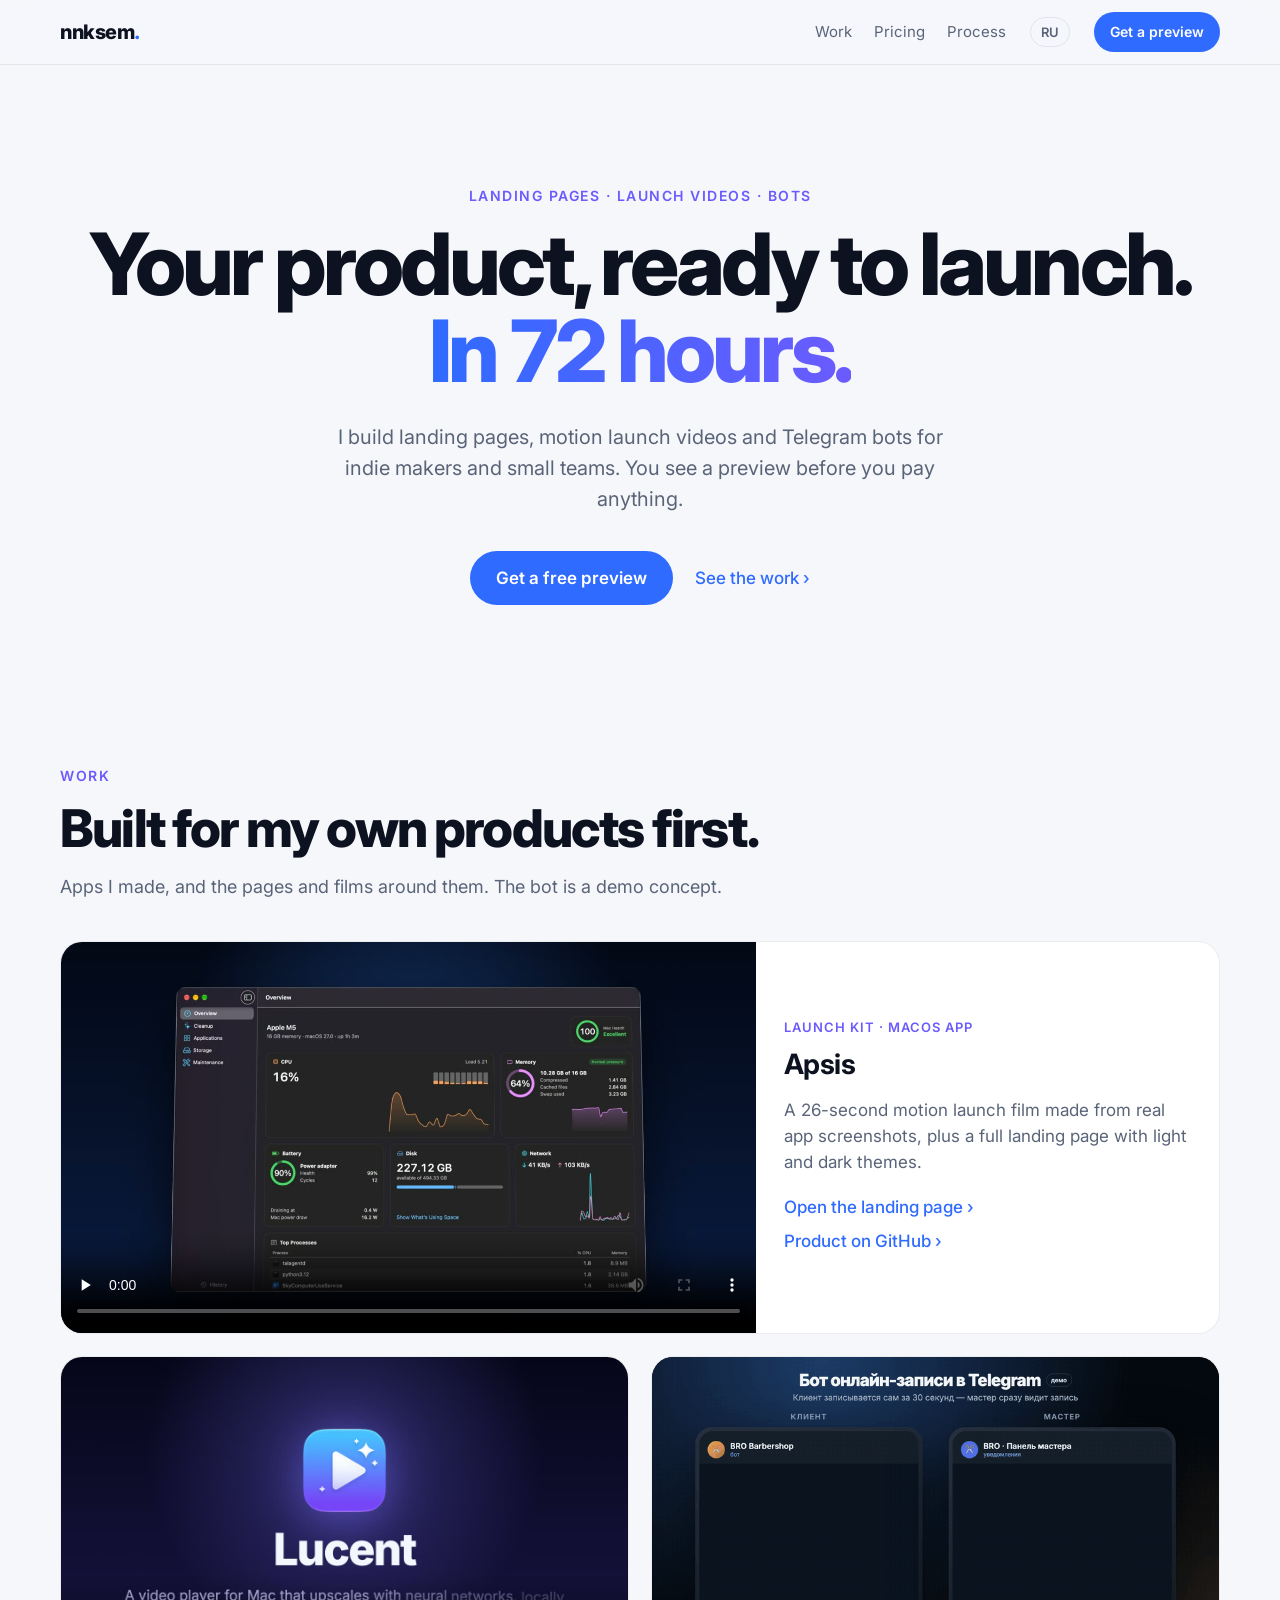
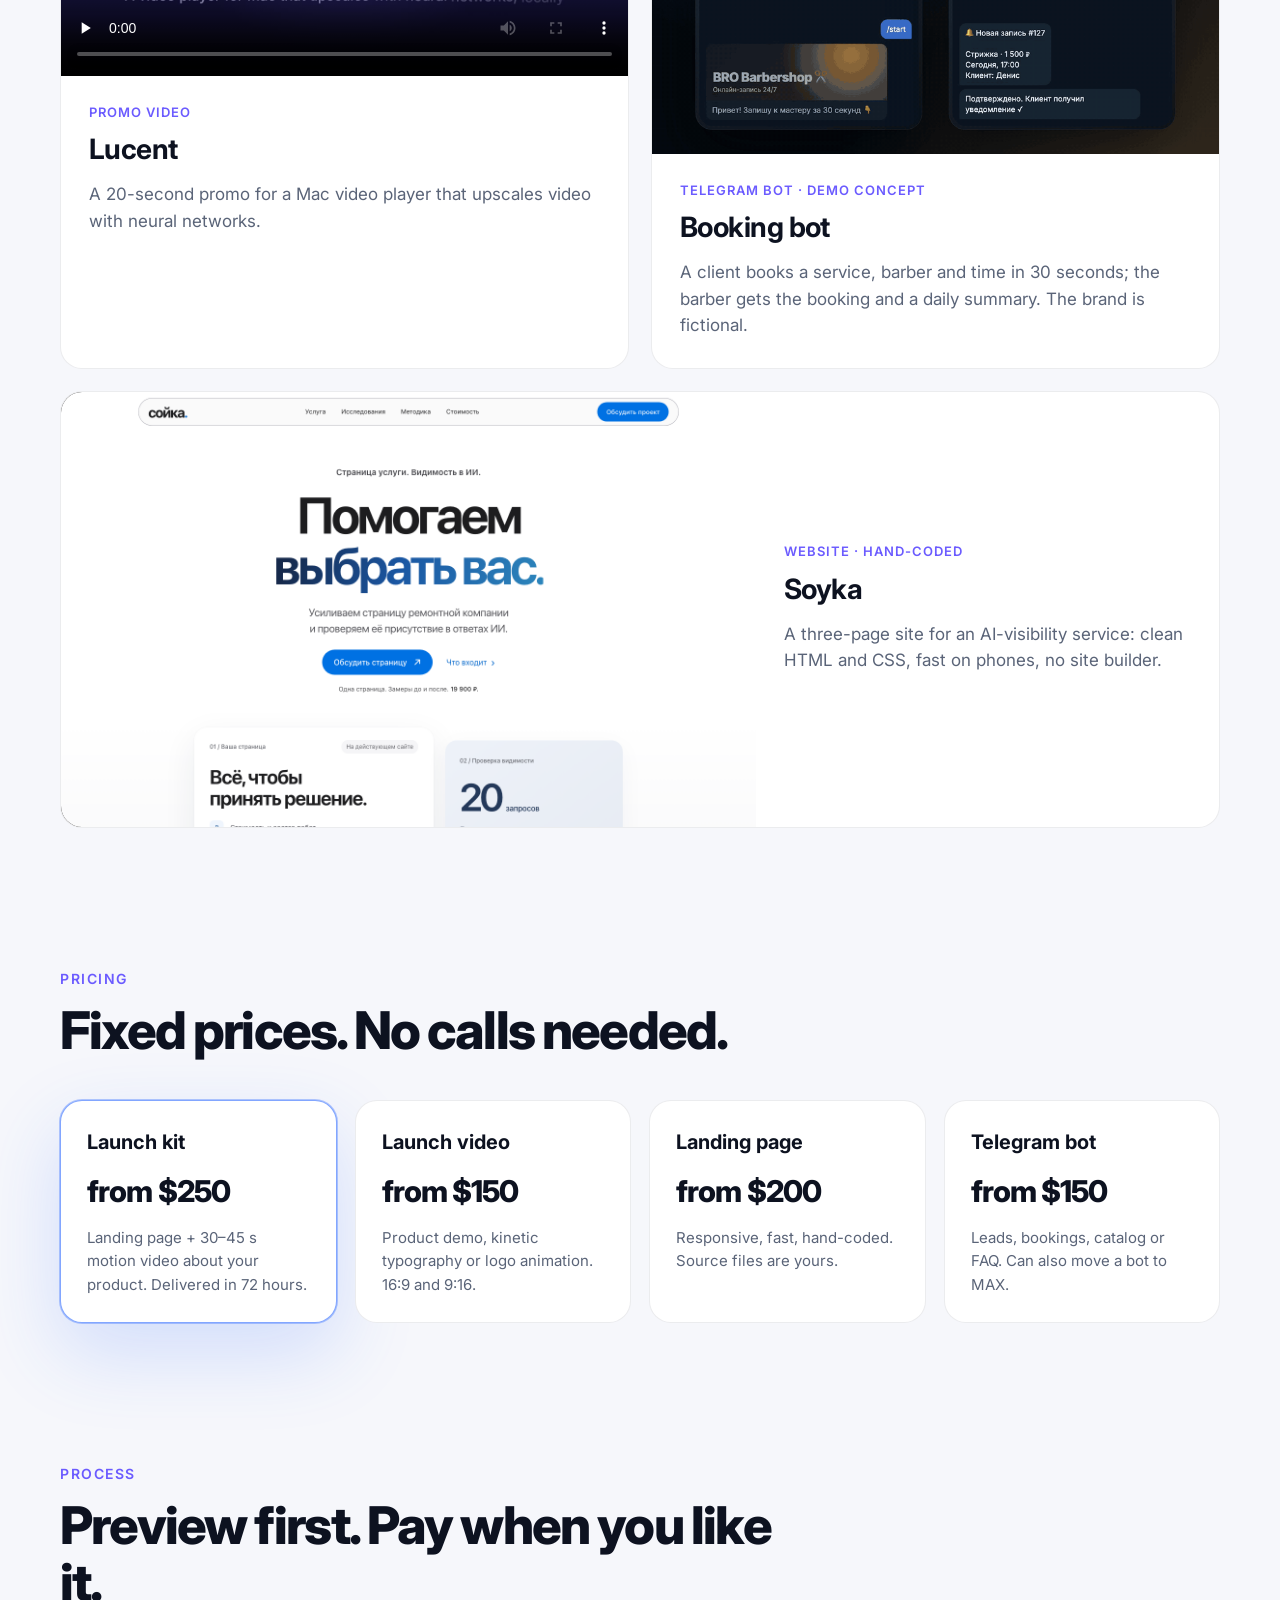
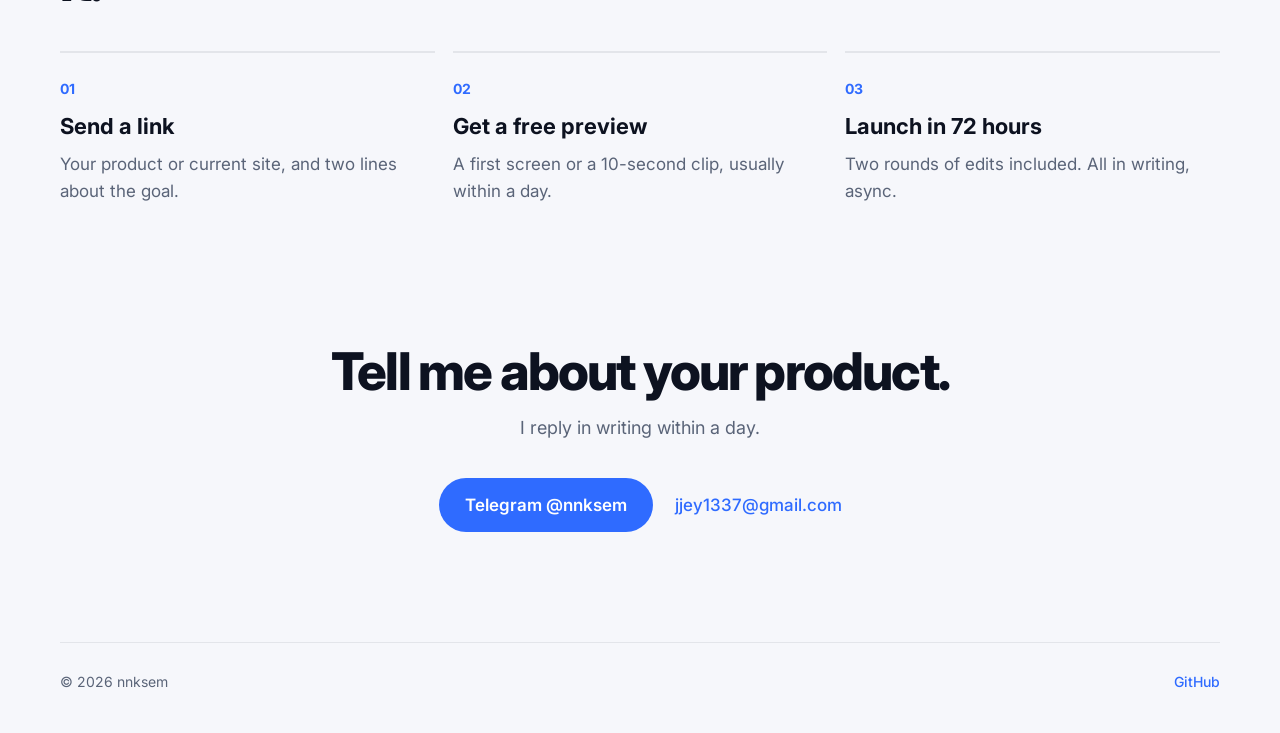
<file: index.html>
<!doctype html>
<html lang="en" data-lang="en">
<head>
  <meta charset="utf-8">
  <meta name="viewport" content="width=device-width, initial-scale=1">
  <title>nnksem — landing pages, launch videos, bots</title>
  <meta name="description" content="Landing pages, motion launch videos and Telegram bots for indie products. Preview before you pay.">
  <link rel="preconnect" href="https://fonts.googleapis.com">
  <link rel="preconnect" href="https://fonts.gstatic.com" crossorigin>
  <link href="https://fonts.googleapis.com/css2?family=Inter:wght@400;500;600;800&display=swap" rel="stylesheet">
  <link rel="stylesheet" href="styles.css">
</head>
<body>
  <header class="nav">
    <div class="wrap nav__row">
      <a class="nav__brand" href="#top">nnksem<span>.</span></a>
      <nav class="nav__links">
        <a href="#work"><span class="en">Work</span><span class="ru">Работы</span></a>
        <a href="#offer"><span class="en">Pricing</span><span class="ru">Цены</span></a>
        <a href="#process"><span class="en">Process</span><span class="ru">Как работаю</span></a>
      </nav>
      <button class="lang" id="lang" type="button" aria-label="Switch language">RU</button>
      <a class="btn btn--small" href="#contact"><span class="en">Get a preview</span><span class="ru">Получить превью</span></a>
    </div>
  </header>

  <main id="top">
    <section class="hero wrap">
      <p class="kicker"><span class="en">Landing pages · Launch videos · Bots</span><span class="ru">Лендинги · Ролики · Боты</span></p>
      <h1>
        <span class="en">Your product, ready to launch.<br><em>In 72 hours.</em></span>
        <span class="ru">Ваш продукт готов к запуску.<br><em>За 72 часа.</em></span>
      </h1>
      <p class="lead">
        <span class="en">I build landing pages, motion launch videos and Telegram bots for indie makers and small teams. You see a preview before you pay anything.</span>
        <span class="ru">Делаю лендинги, анимированные ролики и Telegram-ботов для небольших продуктов и бизнеса. Набросок вы видите до оплаты.</span>
      </p>
      <div class="hero__cta">
        <a class="btn" href="#contact"><span class="en">Get a free preview</span><span class="ru">Получить набросок бесплатно</span></a>
        <a class="link" href="#work"><span class="en">See the work ›</span><span class="ru">Смотреть работы ›</span></a>
      </div>
    </section>

    <section class="section wrap" id="work">
      <div class="section__head">
        <p class="kicker"><span class="en">Work</span><span class="ru">Работы</span></p>
        <h2><span class="en">Built for my own products first.</span><span class="ru">Сначала — для своих продуктов.</span></h2>
        <p class="muted"><span class="en">Apps I made, and the pages and films around them. The bot is a demo concept.</span><span class="ru">Мои приложения и сделанные для них сайты и ролики. Бот — демо-концепт.</span></p>
      </div>

      <div class="grid">
        <article class="card card--wide">
          <div class="card__media">
            <video controls playsinline preload="none" poster="assets/apsis-poster.jpg">
              <source src="assets/apsis-launch.mp4" type="video/mp4">
            </video>
          </div>
          <div class="card__body">
            <p class="tag"><span class="en">Launch kit · macOS app</span><span class="ru">Лендинг + ролик · приложение для macOS</span></p>
            <h3>Apsis</h3>
            <p class="muted"><span class="en">A 26-second motion launch film made from real app screenshots, plus a full landing page with light and dark themes.</span><span class="ru">Ролик к запуску на 26 секунд из настоящих скриншотов приложения и полноценный лендинг со светлой и тёмной темой.</span></p>
            <div class="card__links">
              <a class="link" href="work/apsis/"><span class="en">Open the landing page ›</span><span class="ru">Открыть лендинг ›</span></a>
              <a class="link" href="https://github.com/nnksem/apsis"><span class="en">Product on GitHub ›</span><span class="ru">Продукт на GitHub ›</span></a>
            </div>
          </div>
        </article>

        <article class="card">
          <div class="card__media">
            <video controls playsinline preload="none" poster="assets/lucent-poster.jpg">
              <source src="assets/lucent-promo.mp4" type="video/mp4">
            </video>
          </div>
          <div class="card__body">
            <p class="tag"><span class="en">Promo video</span><span class="ru">Промо-ролик</span></p>
            <h3>Lucent</h3>
            <p class="muted"><span class="en">A 20-second promo for a Mac video player that upscales video with neural networks.</span><span class="ru">20-секундное промо видеоплеера для Mac, который улучшает видео нейросетями.</span></p>
          </div>
        </article>

        <article class="card">
          <div class="card__media">
            <img src="assets/bot-demo.gif" alt="Demo of a Telegram booking bot: a client picks a service, barber and time; the barber gets the booking" loading="lazy">
          </div>
          <div class="card__body">
            <p class="tag"><span class="en">Telegram bot · demo concept</span><span class="ru">Telegram-бот · демо-концепт</span></p>
            <h3><span class="en">Booking bot</span><span class="ru">Бот онлайн-записи</span></h3>
            <p class="muted"><span class="en">A client books a service, barber and time in 30 seconds; the barber gets the booking and a daily summary. The brand is fictional.</span><span class="ru">Клиент сам выбирает услугу, мастера и время за 30 секунд, мастер получает запись и сводку за день. Бренд вымышленный.</span></p>
          </div>
        </article>

        <article class="card card--wide">
          <div class="card__media card__media--shot">
            <img src="assets/soyka.png" alt="Soyka website, desktop" loading="lazy">
          </div>
          <div class="card__body">
            <p class="tag"><span class="en">Website · hand-coded</span><span class="ru">Сайт · без конструктора</span></p>
            <h3><span class="en">Soyka</span><span class="ru">Сойка</span></h3>
            <p class="muted"><span class="en">A three-page site for an AI-visibility service: clean HTML and CSS, fast on phones, no site builder.</span><span class="ru">Три страницы для сервиса проверки видимости в ИИ: чистый HTML и CSS, быстро открывается с телефона, без конструктора.</span></p>
          </div>
        </article>
      </div>
    </section>

    <section class="section wrap" id="offer">
      <div class="section__head">
        <p class="kicker"><span class="en">Pricing</span><span class="ru">Цены</span></p>
        <h2><span class="en">Fixed prices. No calls needed.</span><span class="ru">Фиксированные цены. Без созвонов.</span></h2>
      </div>
      <div class="offers">
        <div class="offer offer--main">
          <h3>Launch kit</h3>
          <p class="price"><span class="en">from $250</span><span class="ru">от 15 000 ₽</span></p>
          <p class="muted"><span class="en">Landing page + 30–45 s motion video about your product. Delivered in 72 hours.</span><span class="ru">Лендинг и ролик на 30–45 секунд о вашем продукте. Готово за 72 часа.</span></p>
        </div>
        <div class="offer">
          <h3><span class="en">Launch video</span><span class="ru">Ролик</span></h3>
          <p class="price"><span class="en">from $150</span><span class="ru">от 1 500 ₽</span></p>
          <p class="muted"><span class="en">Product demo, kinetic typography or logo animation. 16:9 and 9:16.</span><span class="ru">Демо продукта, кинетическая типографика или анимация логотипа. 16:9 и 9:16.</span></p>
        </div>
        <div class="offer">
          <h3><span class="en">Landing page</span><span class="ru">Лендинг</span></h3>
          <p class="price"><span class="en">from $200</span><span class="ru">от 4 000 ₽</span></p>
          <p class="muted"><span class="en">Responsive, fast, hand-coded. Source files are yours.</span><span class="ru">Адаптивный, быстрый, свой код. Исходники ваши.</span></p>
        </div>
        <div class="offer">
          <h3><span class="en">Telegram bot</span><span class="ru">Telegram-бот</span></h3>
          <p class="price"><span class="en">from $150</span><span class="ru">от 3 000 ₽</span></p>
          <p class="muted"><span class="en">Leads, bookings, catalog or FAQ. Can also move a bot to MAX.</span><span class="ru">Заявки, запись, каталог, FAQ. Перенос бота в MAX.</span></p>
        </div>
      </div>
    </section>

    <section class="section wrap" id="process">
      <div class="section__head">
        <p class="kicker"><span class="en">Process</span><span class="ru">Как работаю</span></p>
        <h2><span class="en">Preview first. Pay when you like it.</span><span class="ru">Сначала набросок. Оплата — если нравится.</span></h2>
      </div>
      <ol class="steps">
        <li><b>01</b><h3><span class="en">Send a link</span><span class="ru">Пришлите ссылку</span></h3><p class="muted"><span class="en">Your product or current site, and two lines about the goal.</span><span class="ru">На продукт или текущий сайт и пару строк о задаче.</span></p></li>
        <li><b>02</b><h3><span class="en">Get a free preview</span><span class="ru">Получите набросок</span></h3><p class="muted"><span class="en">A first screen or a 10-second clip, usually within a day.</span><span class="ru">Первый экран или 10 секунд ролика, обычно в течение дня.</span></p></li>
        <li><b>03</b><h3><span class="en">Launch in 72 hours</span><span class="ru">Запуск за 72 часа</span></h3><p class="muted"><span class="en">Two rounds of edits included. All in writing, async.</span><span class="ru">Две правки включены. Всё в переписке.</span></p></li>
      </ol>
    </section>

    <section class="section wrap contact" id="contact">
      <h2><span class="en">Tell me about your product.</span><span class="ru">Расскажите о проекте.</span></h2>
      <p class="muted"><span class="en">I reply in writing within a day.</span><span class="ru">Отвечаю в переписке в течение дня.</span></p>
      <div class="hero__cta">
        <a class="btn" href="https://t.me/nnksem">Telegram @nnksem</a>
        <a class="link" href="mailto:jjey1337@gmail.com">jjey1337@gmail.com</a>
      </div>
    </section>
  </main>

  <footer class="wrap footer">
    <span>© 2026 nnksem</span>
    <a class="link" href="https://github.com/nnksem">GitHub</a>
  </footer>
  <script src="main.js"></script>
</body>
</html>
</file>
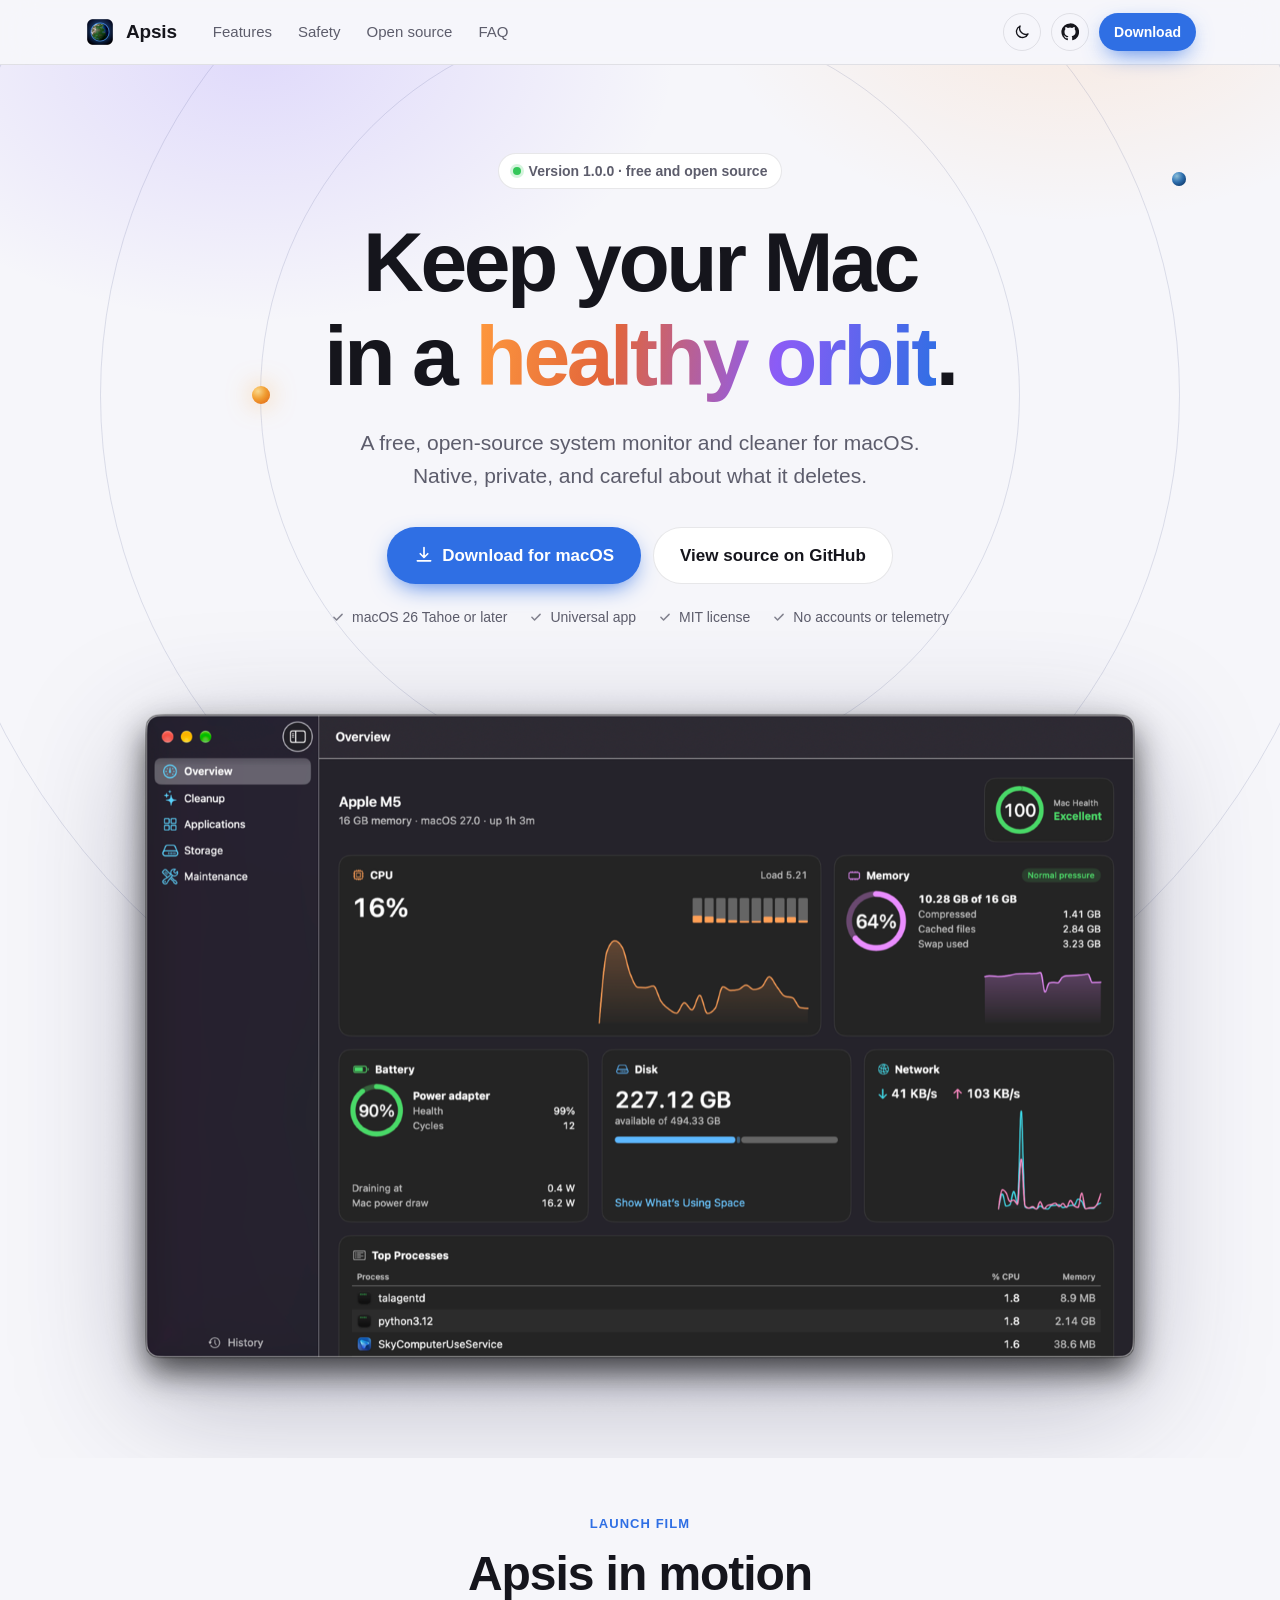
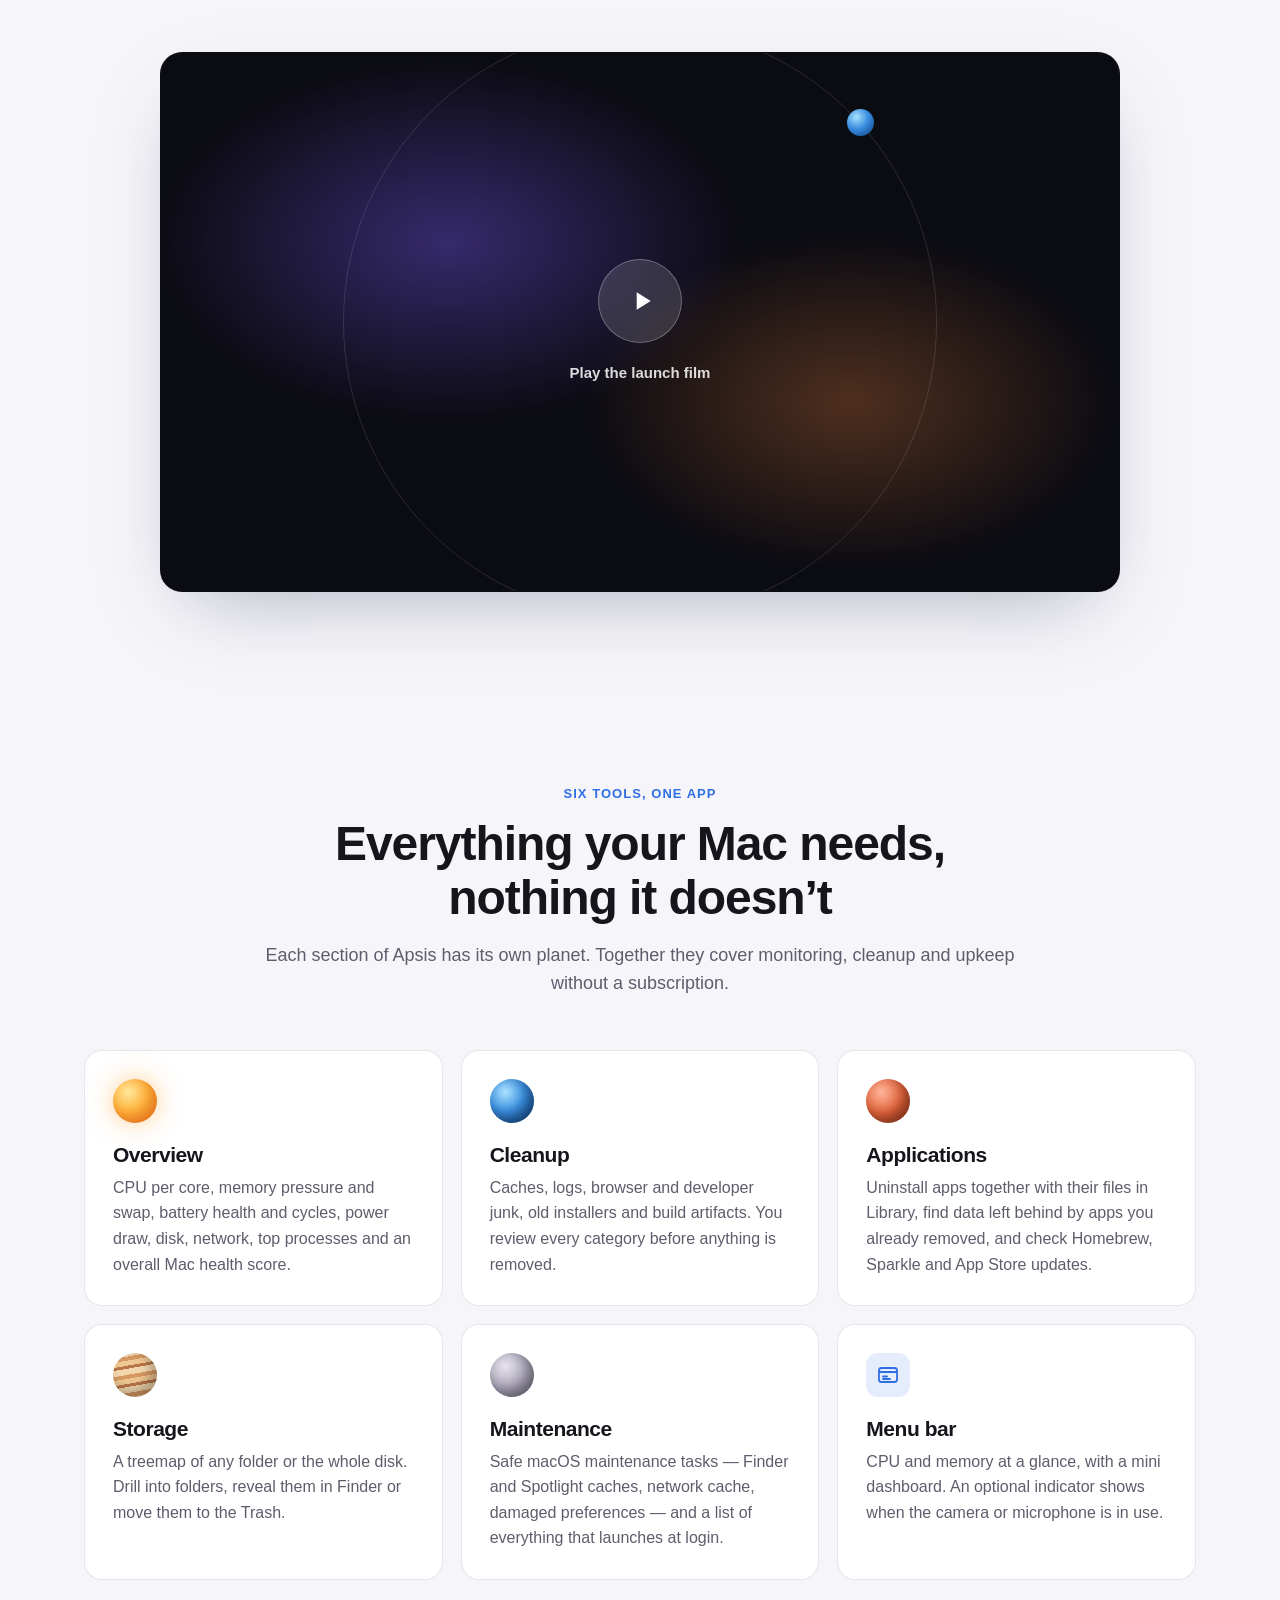
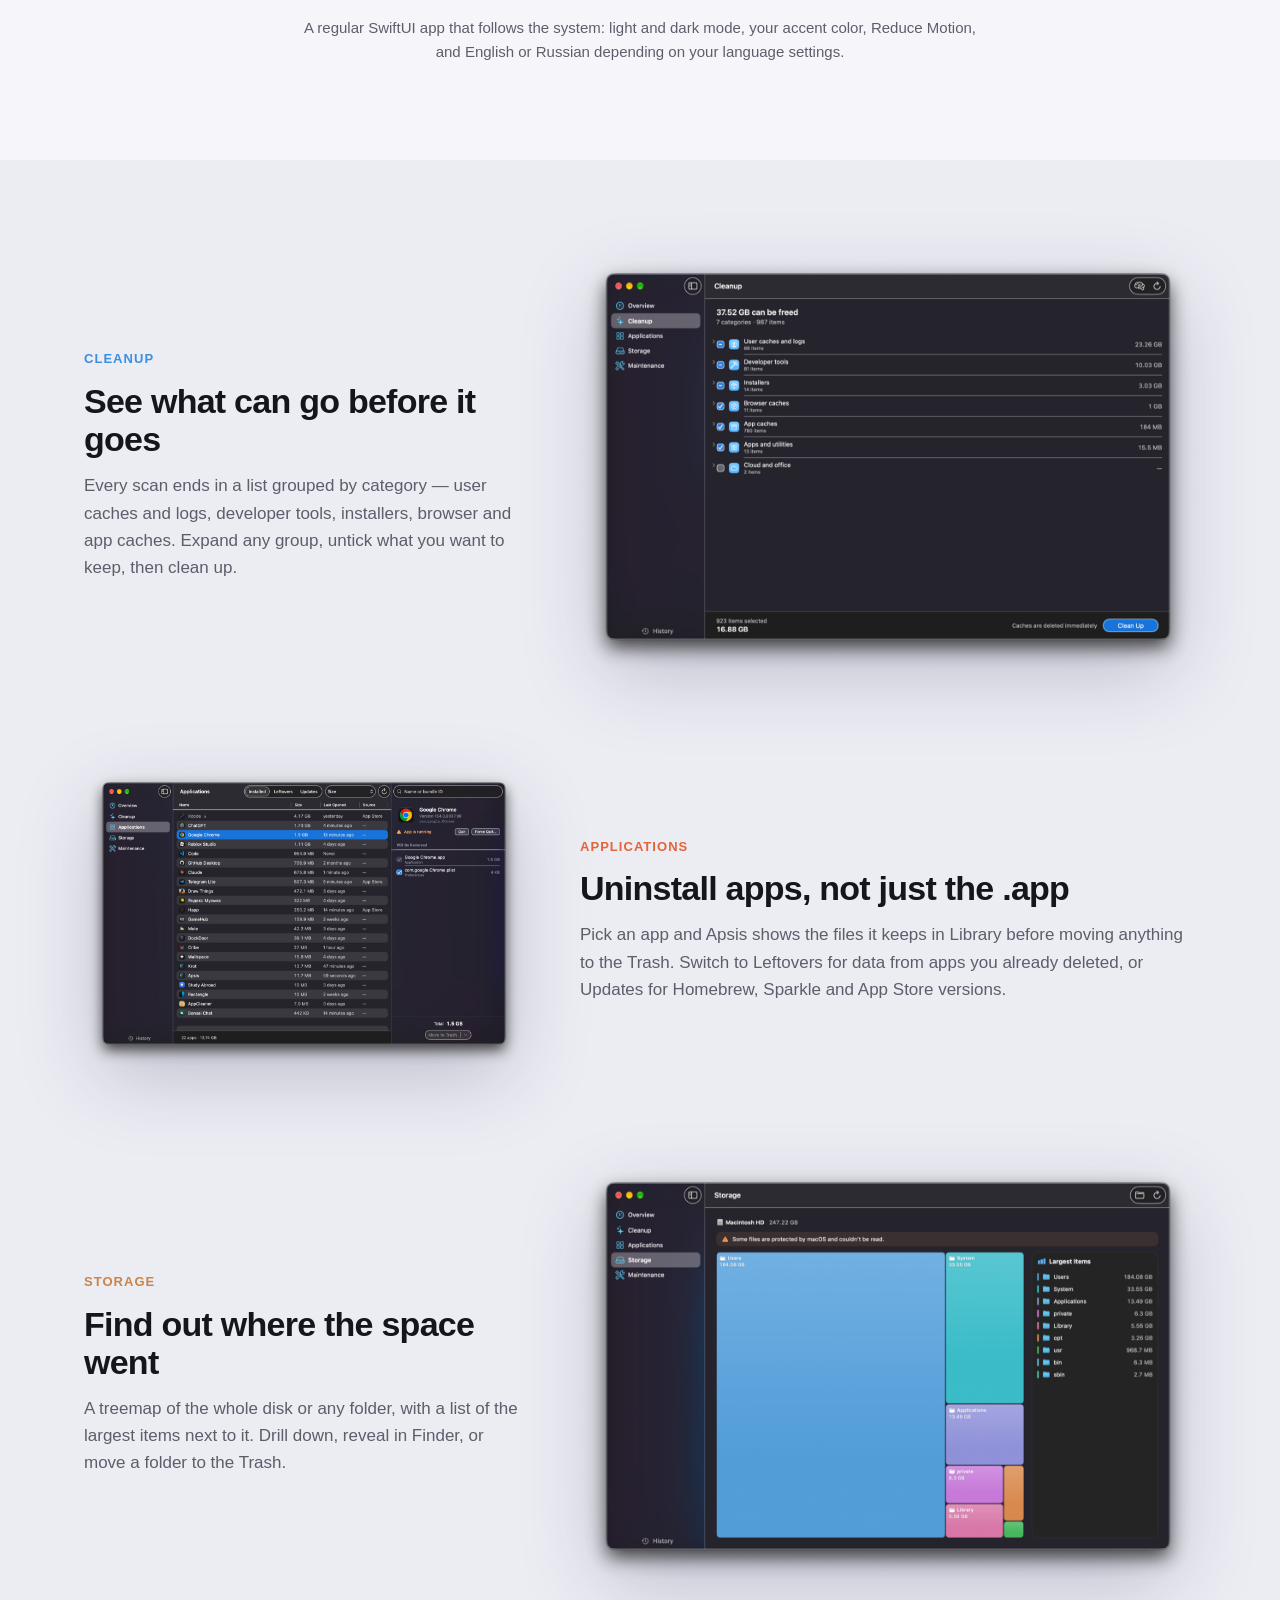
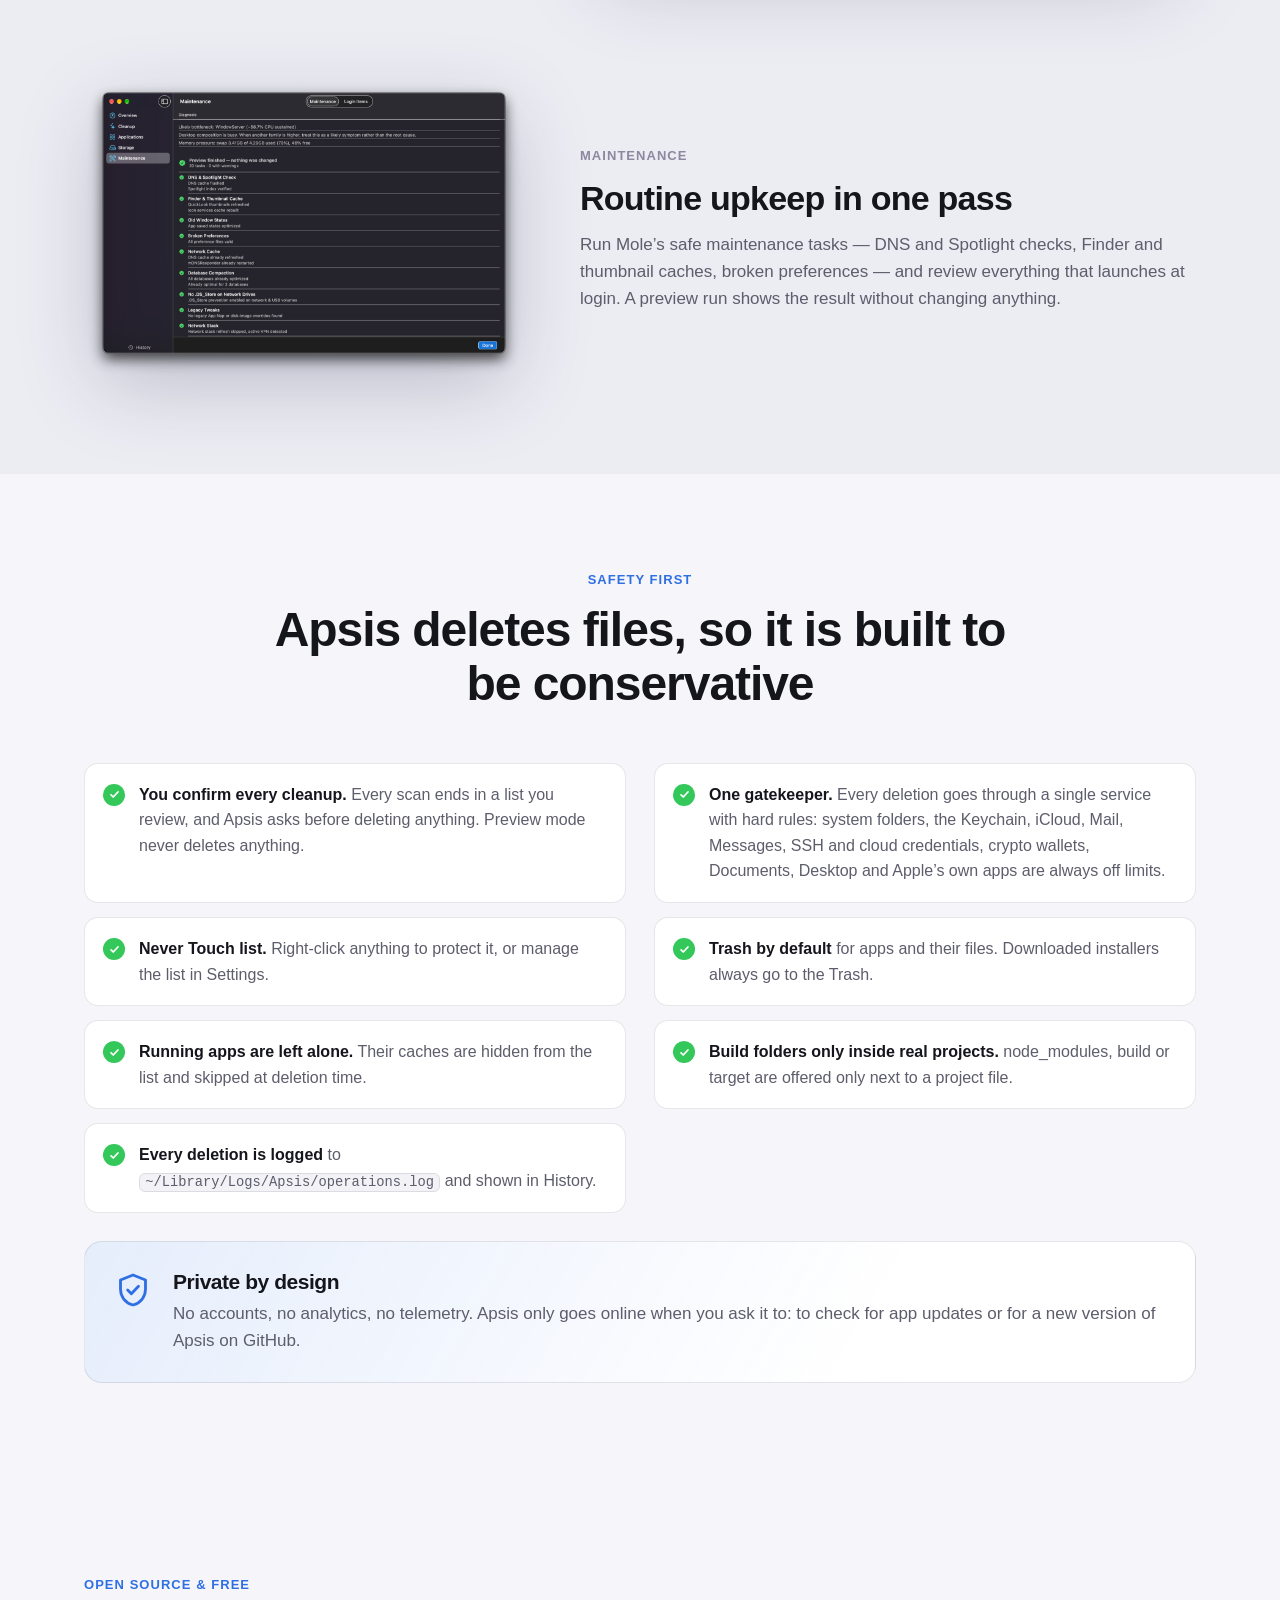
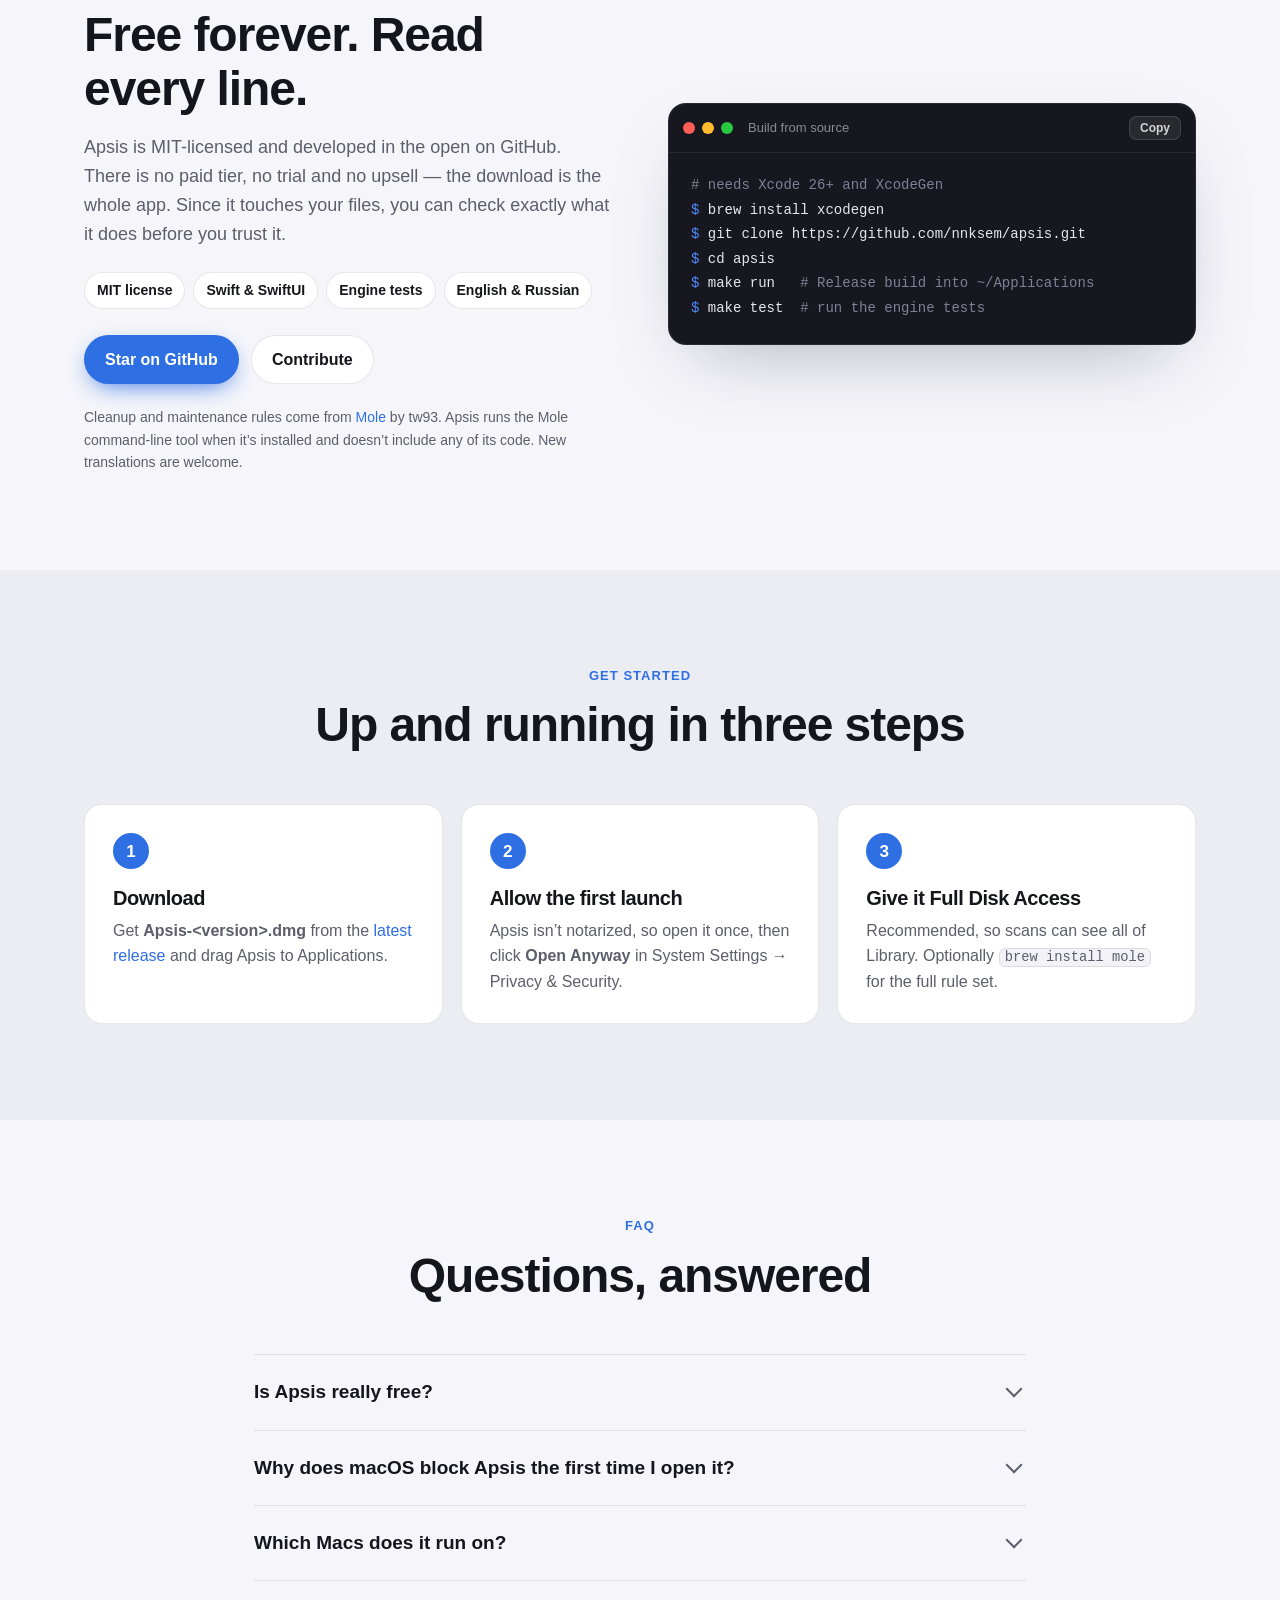
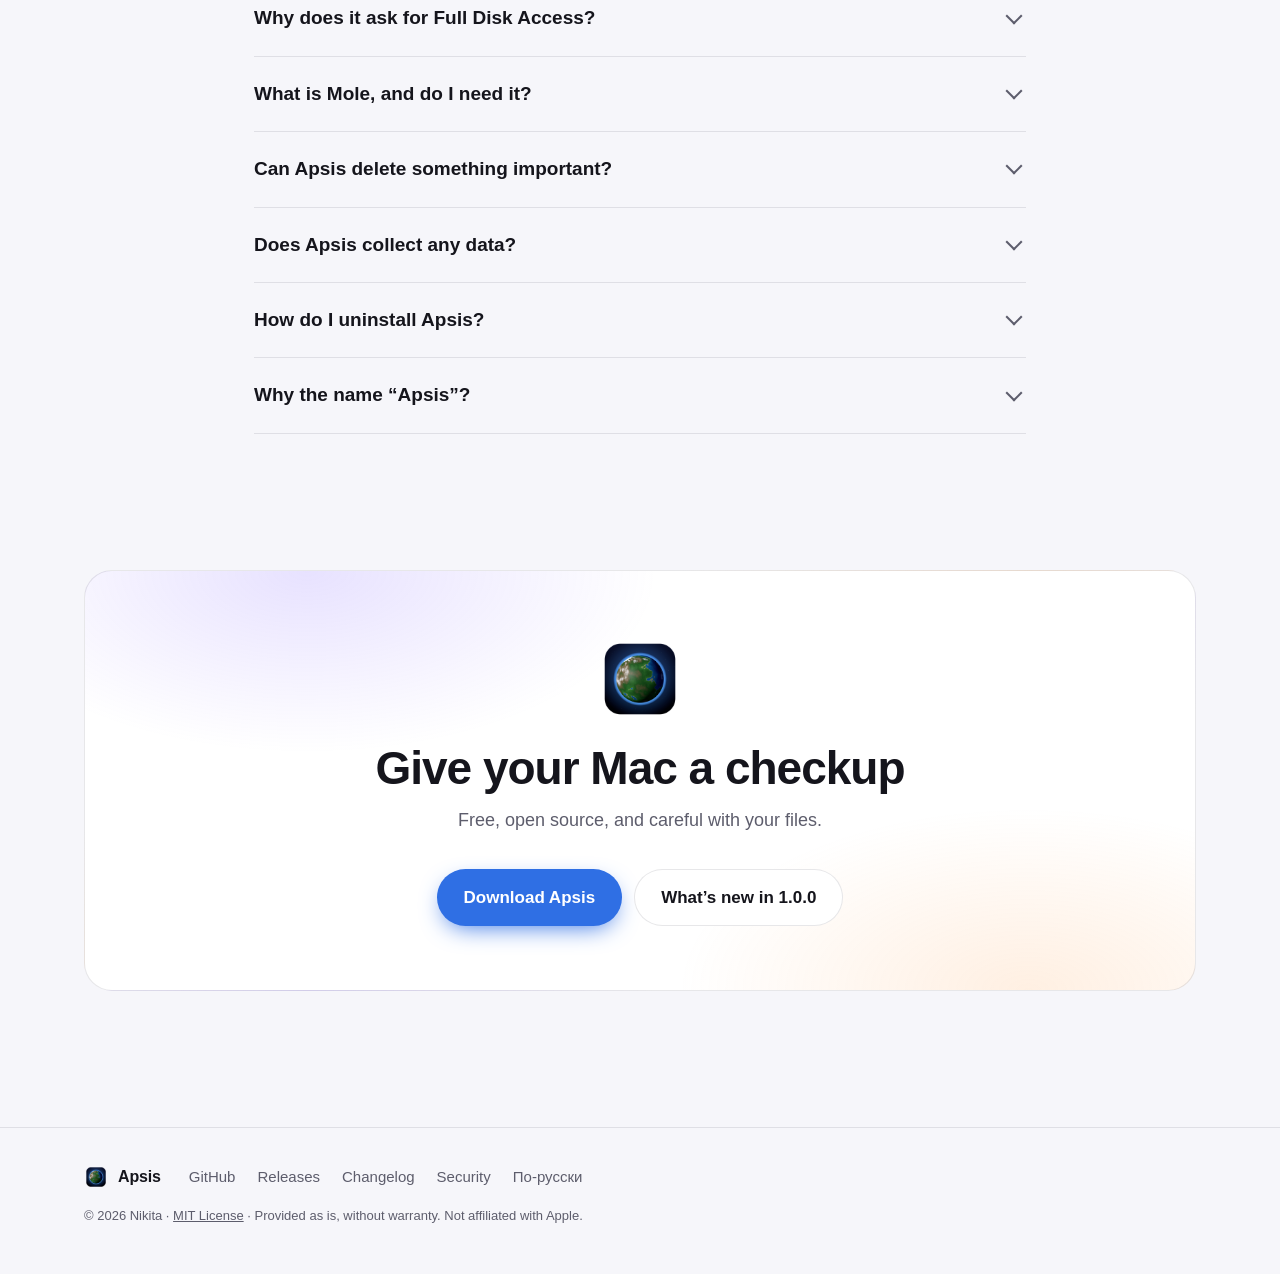
<file: work/apsis/index.html>
<!doctype html>
<html lang="en">
<head>
  <meta charset="utf-8">
  <meta name="viewport" content="width=device-width, initial-scale=1">
  <title>Apsis — free system monitor and cleaner for macOS</title>
  <meta name="description" content="Apsis is a free, open-source system monitor and cleaner for macOS. Native, private, and careful about what it deletes.">
  <meta name="color-scheme" content="light dark">
  <meta property="og:title" content="Apsis — free system monitor and cleaner for macOS">
  <meta property="og:description" content="Native, private, and careful about what it deletes. MIT licensed.">
  <meta property="og:image" content="assets/overview.png">
  <meta property="og:type" content="website">
  <link rel="icon" href="assets/icon.png" type="image/png">
  <link rel="apple-touch-icon" href="assets/icon.png">
  <link rel="stylesheet" href="styles.css">
  <script>
    // Apply the saved theme before first paint to avoid a flash.
    try {
      var t = localStorage.getItem("apsis-theme");
      if (t === "light" || t === "dark") document.documentElement.dataset.theme = t;
    } catch (e) {}
  </script>
</head>
<body>
  <a class="skip" href="#main">Skip to content</a>

  <header class="nav">
    <div class="wrap nav__inner">
      <a class="brand" href="#top" aria-label="Apsis home">
        <img src="assets/icon.png" width="32" height="32" alt="">
        <span>Apsis</span>
      </a>
      <nav class="nav__links" aria-label="Sections">
        <a href="#features">Features</a>
        <a href="#safety">Safety</a>
        <a href="#open-source">Open source</a>
        <a href="#faq">FAQ</a>
      </nav>
      <div class="nav__actions">
        <button class="icon-btn" id="theme-toggle" type="button" aria-label="Switch color theme">
          <svg class="i-sun" viewBox="0 0 24 24" aria-hidden="true"><circle cx="12" cy="12" r="4.2"/><path d="M12 2.5v2.2M12 19.3v2.2M4.6 4.6l1.6 1.6M17.8 17.8l1.6 1.6M2.5 12h2.2M19.3 12h2.2M4.6 19.4l1.6-1.6M17.8 6.2l1.6-1.6"/></svg>
          <svg class="i-moon" viewBox="0 0 24 24" aria-hidden="true"><path d="M20 14.5A8 8 0 0 1 9.5 4a8 8 0 1 0 10.5 10.5Z"/></svg>
        </button>
        <a class="icon-btn" href="https://github.com/nnksem/apsis" aria-label="Apsis on GitHub">
          <svg viewBox="0 0 24 24" aria-hidden="true" class="fill"><path d="M12 .5a11.5 11.5 0 0 0-3.64 22.41c.58.1.79-.25.79-.56v-2c-3.2.7-3.88-1.37-3.88-1.37-.52-1.33-1.28-1.69-1.28-1.69-1.04-.71.08-.7.08-.7 1.16.08 1.77 1.19 1.77 1.19 1.03 1.76 2.7 1.25 3.36.96.1-.75.4-1.25.73-1.54-2.56-.29-5.25-1.28-5.25-5.69 0-1.26.45-2.29 1.19-3.1-.12-.29-.52-1.46.11-3.05 0 0 .97-.31 3.17 1.18a11 11 0 0 1 5.77 0c2.2-1.49 3.17-1.18 3.17-1.18.63 1.59.23 2.76.11 3.05.74.81 1.19 1.84 1.19 3.1 0 4.42-2.7 5.4-5.27 5.68.41.36.78 1.06.78 2.14v3.17c0 .31.21.67.8.56A11.5 11.5 0 0 0 12 .5Z"/></svg>
        </a>
        <a class="btn btn--primary btn--sm" href="https://github.com/nnksem/apsis/releases/latest">Download</a>
      </div>
    </div>
  </header>

  <main id="main">
    <!-- Hero -->
    <section class="hero" id="top">
      <div class="orbits" aria-hidden="true">
        <span class="orbit orbit--1"><i class="planet planet--sun"></i></span>
        <span class="orbit orbit--2"><i class="planet planet--earth"></i></span>
        <span class="orbit orbit--3"><i class="planet planet--mars"></i></span>
      </div>
      <div class="wrap hero__inner">
        <p class="eyebrow"><span class="dot"></span> Version 1.0.0 · free and open source</p>
        <h1>Keep your Mac<br>in a <em>healthy orbit</em>.</h1>
        <p class="lead">A free, open-source system monitor and cleaner for macOS. Native, private, and careful about what it deletes.</p>
        <div class="cta">
          <a class="btn btn--primary btn--lg" href="https://github.com/nnksem/apsis/releases/latest">
            <svg viewBox="0 0 24 24" aria-hidden="true"><path d="M12 3v12m0 0-4.5-4.5M12 15l4.5-4.5M4 19h16"/></svg>
            Download for macOS
          </a>
          <a class="btn btn--ghost btn--lg" href="https://github.com/nnksem/apsis">View source on GitHub</a>
        </div>
        <ul class="meta">
          <li>macOS 26 Tahoe or later</li>
          <li>Universal app</li>
          <li>MIT license</li>
          <li>No accounts or telemetry</li>
        </ul>
      </div>
      <div class="wrap">
        <figure class="hero__shot">
          <img src="assets/overview.png" width="1440" height="978" alt="Apsis Overview window: CPU load, memory pressure, battery health, disk space, network traffic, top processes and a Mac health score.">
        </figure>
      </div>
    </section>

    <!-- Launch film -->
    <section class="section film" aria-labelledby="film-title">
      <div class="wrap">
        <div class="section__head">
          <p class="kicker">Launch film</p>
          <h2 id="film-title">Apsis in motion</h2>
        </div>
        <div class="film__frame" id="film">
          <video id="film-video" playsinline controls preload="none" aria-label="Apsis launch film">
            <source src="launch.mp4" type="video/mp4">
          </video>
          <button class="film__cover" id="film-play" type="button" aria-label="Play the launch film">
            <span class="film__orbit" aria-hidden="true"></span>
            <span class="film__play" aria-hidden="true">
              <svg viewBox="0 0 24 24"><path d="M8 5.5v13l10.5-6.5Z"/></svg>
            </span>
            <span class="film__label" id="film-label">Play the launch film</span>
          </button>
        </div>
      </div>
    </section>

    <!-- Features -->
    <section class="section" id="features" aria-labelledby="features-title">
      <div class="wrap">
        <div class="section__head">
          <p class="kicker">Six tools, one app</p>
          <h2 id="features-title">Everything your Mac needs, nothing it doesn’t</h2>
          <p class="sub">Each section of Apsis has its own planet. Together they cover monitoring, cleanup and upkeep without a subscription.</p>
        </div>
        <div class="grid">
          <article class="card">
            <i class="planet planet--sun" aria-hidden="true"></i>
            <h3>Overview</h3>
            <p>CPU per core, memory pressure and swap, battery health and cycles, power draw, disk, network, top processes and an overall Mac health score.</p>
          </article>
          <article class="card">
            <i class="planet planet--earth" aria-hidden="true"></i>
            <h3>Cleanup</h3>
            <p>Caches, logs, browser and developer junk, old installers and build artifacts. You review every category before anything is removed.</p>
          </article>
          <article class="card">
            <i class="planet planet--mars" aria-hidden="true"></i>
            <h3>Applications</h3>
            <p>Uninstall apps together with their files in Library, find data left behind by apps you already removed, and check Homebrew, Sparkle and App Store updates.</p>
          </article>
          <article class="card">
            <i class="planet planet--jupiter" aria-hidden="true"></i>
            <h3>Storage</h3>
            <p>A treemap of any folder or the whole disk. Drill into folders, reveal them in Finder or move them to the Trash.</p>
          </article>
          <article class="card">
            <i class="planet planet--mercury" aria-hidden="true"></i>
            <h3>Maintenance</h3>
            <p>Safe macOS maintenance tasks — Finder and Spotlight caches, network cache, damaged preferences — and a list of everything that launches at login.</p>
          </article>
          <article class="card">
            <span class="menubar-glyph" aria-hidden="true">
              <svg viewBox="0 0 24 24"><rect x="3" y="5" width="18" height="14" rx="2.5"/><path d="M3 9h18M7 13.5h4M7 16h7"/></svg>
            </span>
            <h3>Menu bar</h3>
            <p>CPU and memory at a glance, with a mini dashboard. An optional indicator shows when the camera or microphone is in use.</p>
          </article>
        </div>
        <p class="native-note">A regular SwiftUI app that follows the system: light and dark mode, your accent color, Reduce Motion, and English or Russian depending on your language settings.</p>
      </div>
    </section>

    <!-- Showcase -->
    <section class="section showcase" aria-label="Screenshots">
      <div class="wrap">
        <div class="row">
          <div class="row__text">
            <p class="kicker kicker--earth">Cleanup</p>
            <h3>See what can go before it goes</h3>
            <p>Every scan ends in a list grouped by category — user caches and logs, developer tools, installers, browser and app caches. Expand any group, untick what you want to keep, then clean up.</p>
          </div>
          <figure class="row__shot"><img src="assets/cleanup.png" width="1440" height="978" loading="lazy" alt="Cleanup screen listing junk categories with item counts and sizes, each with a checkbox, and a Clean Up button."></figure>
        </div>
        <div class="row row--flip">
          <div class="row__text">
            <p class="kicker kicker--mars">Applications</p>
            <h3>Uninstall apps, not just the .app</h3>
            <p>Pick an app and Apsis shows the files it keeps in Library before moving anything to the Trash. Switch to Leftovers for data from apps you already deleted, or Updates for Homebrew, Sparkle and App Store versions.</p>
          </div>
          <figure class="row__shot"><img src="assets/applications.png" width="1440" height="978" loading="lazy" alt="Applications screen with installed apps sorted by size and a side panel listing the files that will be removed with the selected app."></figure>
        </div>
        <div class="row">
          <div class="row__text">
            <p class="kicker kicker--jupiter">Storage</p>
            <h3>Find out where the space went</h3>
            <p>A treemap of the whole disk or any folder, with a list of the largest items next to it. Drill down, reveal in Finder, or move a folder to the Trash.</p>
          </div>
          <figure class="row__shot"><img src="assets/storage.png" width="1440" height="978" loading="lazy" alt="Storage screen showing a colored treemap of the startup disk and a Largest Items list."></figure>
        </div>
        <div class="row row--flip">
          <div class="row__text">
            <p class="kicker kicker--mercury">Maintenance</p>
            <h3>Routine upkeep in one pass</h3>
            <p>Run Mole’s safe maintenance tasks — DNS and Spotlight checks, Finder and thumbnail caches, broken preferences — and review everything that launches at login. A preview run shows the result without changing anything.</p>
          </div>
          <figure class="row__shot"><img src="assets/maintenance.png" width="1440" height="978" loading="lazy" alt="Maintenance screen after a preview run: a diagnosis summary and a list of completed tasks, with the note that nothing was changed."></figure>
        </div>
      </div>
    </section>

    <!-- Safety -->
    <section class="section safety" id="safety" aria-labelledby="safety-title">
      <div class="wrap">
        <div class="section__head">
          <p class="kicker">Safety first</p>
          <h2 id="safety-title">Apsis deletes files, so it is built to be conservative</h2>
        </div>
        <ul class="checks">
          <li><strong>You confirm every cleanup.</strong> Every scan ends in a list you review, and Apsis asks before deleting anything. Preview mode never deletes anything.</li>
          <li><strong>One gatekeeper.</strong> Every deletion goes through a single service with hard rules: system folders, the Keychain, iCloud, Mail, Messages, SSH and cloud credentials, crypto wallets, Documents, Desktop and Apple’s own apps are always off limits.</li>
          <li><strong>Never Touch list.</strong> Right-click anything to protect it, or manage the list in Settings.</li>
          <li><strong>Trash by default</strong> for apps and their files. Downloaded installers always go to the Trash.</li>
          <li><strong>Running apps are left alone.</strong> Their caches are hidden from the list and skipped at deletion time.</li>
          <li><strong>Build folders only inside real projects.</strong> node_modules, build or target are offered only next to a project file.</li>
          <li><strong>Every deletion is logged</strong> to <code>~/Library/Logs/Apsis/operations.log</code> and shown in History.</li>
        </ul>
        <div class="privacy">
          <svg viewBox="0 0 24 24" aria-hidden="true"><path d="M12 3 4.5 6v5.5c0 4.6 3.1 8.4 7.5 9.5 4.4-1.1 7.5-4.9 7.5-9.5V6Z"/><path d="m8.8 12 2.2 2.2 4.3-4.4"/></svg>
          <div>
            <h3>Private by design</h3>
            <p>No accounts, no analytics, no telemetry. Apsis only goes online when you ask it to: to check for app updates or for a new version of Apsis on GitHub.</p>
          </div>
        </div>
      </div>
    </section>

    <!-- Open source -->
    <section class="section" id="open-source" aria-labelledby="oss-title">
      <div class="wrap">
        <div class="oss">
          <div class="oss__text">
            <p class="kicker">Open source &amp; free</p>
            <h2 id="oss-title">Free forever. Read every line.</h2>
            <p>Apsis is MIT-licensed and developed in the open on GitHub. There is no paid tier, no trial and no upsell — the download is the whole app. Since it touches your files, you can check exactly what it does before you trust it.</p>
            <ul class="pills">
              <li>MIT license</li>
              <li>Swift &amp; SwiftUI</li>
              <li>Engine tests</li>
              <li>English &amp; Russian</li>
            </ul>
            <div class="cta cta--left">
              <a class="btn btn--primary" href="https://github.com/nnksem/apsis">Star on GitHub</a>
              <a class="btn btn--ghost" href="https://github.com/nnksem/apsis/blob/main/CONTRIBUTING.md">Contribute</a>
            </div>
            <p class="small">Cleanup and maintenance rules come from <a href="https://github.com/tw93/Mole">Mole</a> by tw93. Apsis runs the Mole command-line tool when it’s installed and doesn’t include any of its code. New translations are welcome.</p>
          </div>
          <div class="terminal" role="group" aria-label="Build Apsis from source">
            <div class="terminal__bar">
              <span></span><span></span><span></span>
              <em>Build from source</em>
              <button class="copy" type="button" data-copy="brew install xcodegen&#10;git clone https://github.com/nnksem/apsis.git&#10;cd apsis&#10;make run">Copy</button>
            </div>
<pre><code><span class="c"># needs Xcode 26+ and XcodeGen</span>
<span class="p">$</span> brew install xcodegen
<span class="p">$</span> git clone https://github.com/nnksem/apsis.git
<span class="p">$</span> cd apsis
<span class="p">$</span> make run   <span class="c"># Release build into ~/Applications</span>
<span class="p">$</span> make test  <span class="c"># run the engine tests</span></code></pre>
          </div>
        </div>
      </div>
    </section>

    <!-- Install -->
    <section class="section install" aria-labelledby="install-title">
      <div class="wrap">
        <div class="section__head">
          <p class="kicker">Get started</p>
          <h2 id="install-title">Up and running in three steps</h2>
        </div>
        <ol class="steps">
          <li>
            <h3>Download</h3>
            <p>Get <strong>Apsis-&lt;version&gt;.dmg</strong> from the <a href="https://github.com/nnksem/apsis/releases/latest">latest release</a> and drag Apsis to Applications.</p>
          </li>
          <li>
            <h3>Allow the first launch</h3>
            <p>Apsis isn’t notarized, so open it once, then click <strong>Open Anyway</strong> in System Settings → Privacy &amp; Security.</p>
          </li>
          <li>
            <h3>Give it Full Disk Access</h3>
            <p>Recommended, so scans can see all of Library. Optionally <code>brew install mole</code> for the full rule set.</p>
          </li>
        </ol>
      </div>
    </section>

    <!-- FAQ -->
    <section class="section" id="faq" aria-labelledby="faq-title">
      <div class="wrap wrap--narrow">
        <div class="section__head">
          <p class="kicker">FAQ</p>
          <h2 id="faq-title">Questions, answered</h2>
        </div>
        <div class="faq">
          <details>
            <summary>Is Apsis really free?</summary>
            <p>Yes. Apsis is free and open source under the MIT license. There are no paid features, subscriptions or ads.</p>
          </details>
          <details>
            <summary>Why does macOS block Apsis the first time I open it?</summary>
            <p>Notarization by Apple requires a paid developer account, so Apsis is signed ad hoc. Open it once, then go to System Settings → Privacy &amp; Security and click <strong>Open Anyway</strong>. Or run <code>xattr -dr com.apple.quarantine /Applications/Apsis.app</code>.</p>
          </details>
          <details>
            <summary>Which Macs does it run on?</summary>
            <p>Apsis requires macOS 26 Tahoe or later. It’s tested on macOS 27 with Apple silicon. The download is a universal app, but Intel Macs are untested.</p>
          </details>
          <details>
            <summary>Why does it ask for Full Disk Access?</summary>
            <p>Without it, macOS hides parts of Library from scans. Because Apsis is signed ad hoc, macOS treats each update as a new app — after updating, switch Full Disk Access for Apsis off and on again.</p>
          </details>
          <details>
            <summary>What is Mole, and do I need it?</summary>
            <p><a href="https://github.com/tw93/Mole">Mole</a> is an open-source command-line cleaner by tw93. It’s optional: without it, Cleanup uses Apsis’s built-in rules and Maintenance is unavailable. With <code>brew install mole</code> you get the full set of cleanup and maintenance rules.</p>
          </details>
          <details>
            <summary>Can Apsis delete something important?</summary>
            <p>It’s built to avoid that: you review every list, protected locations are always off limits, apps go to the Trash by default, and Preview mode never deletes anything. Still, it’s software that deletes files — keep backups and read the list before you click Clean Up.</p>
          </details>
          <details>
            <summary>Does Apsis collect any data?</summary>
            <p>No. There are no accounts, analytics or telemetry. It only goes online when you check for updates.</p>
          </details>
          <details>
            <summary>How do I uninstall Apsis?</summary>
            <p>Turn off Open at login in Settings, quit Apsis from the menu bar and move it to the Trash. Then remove <code>~/Library/Application Support/Apsis</code>, <code>~/Library/Logs/Apsis</code>, <code>~/Library/Caches/io.github.nnksem.apsis</code> and <code>~/Library/Preferences/io.github.nnksem.apsis.plist</code>.</p>
          </details>
          <details>
            <summary>Why the name “Apsis”?</summary>
            <p>An apsis is the point of an orbit nearest to or farthest from the body it circles. Each section of the app has its own planet: the Sun for Overview, Earth for Cleanup, Mars for Applications, Jupiter for Storage and Mercury for Maintenance.</p>
          </details>
        </div>
      </div>
    </section>

    <!-- Final CTA -->
    <section class="section final">
      <div class="wrap">
        <div class="final__card">
          <img src="assets/icon.png" width="88" height="88" alt="" loading="lazy">
          <h2>Give your Mac a checkup</h2>
          <p>Free, open source, and careful with your files.</p>
          <div class="cta">
            <a class="btn btn--primary btn--lg" href="https://github.com/nnksem/apsis/releases/latest">Download Apsis</a>
            <a class="btn btn--ghost btn--lg" href="https://github.com/nnksem/apsis/blob/main/CHANGELOG.md">What’s new in 1.0.0</a>
          </div>
        </div>
      </div>
    </section>
  </main>

  <footer class="footer">
    <div class="wrap footer__inner">
      <div class="brand brand--small">
        <img src="assets/icon.png" width="24" height="24" alt="">
        <span>Apsis</span>
      </div>
      <nav class="footer__links" aria-label="Footer">
        <a href="https://github.com/nnksem/apsis">GitHub</a>
        <a href="https://github.com/nnksem/apsis/releases">Releases</a>
        <a href="https://github.com/nnksem/apsis/blob/main/CHANGELOG.md">Changelog</a>
        <a href="https://github.com/nnksem/apsis/blob/main/SECURITY.md">Security</a>
        <a href="https://github.com/nnksem/apsis/blob/main/README.ru.md" hreflang="ru">По-русски</a>
      </nav>
      <p class="footer__legal">© 2026 Nikita · <a href="https://github.com/nnksem/apsis/blob/main/LICENSE">MIT License</a> · Provided as is, without warranty. Not affiliated with Apple.</p>
    </div>
  </footer>

  <script src="main.js"></script>
</body>
</html>
</file>
<file: styles.css>
:root {
  --bg: #07090f;
  --surface: #10141d;
  --line: rgba(255, 255, 255, 0.08);
  --text: #f3f5fa;
  --muted: #98a2b8;
  --accent: #5b8cff;
  --accent-2: #9d8cff;
  --radius: 22px;
  color-scheme: dark;
}

@media (prefers-color-scheme: light) {
  :root {
    --bg: #f6f7fb;
    --surface: #ffffff;
    --line: rgba(10, 20, 40, 0.08);
    --text: #0d1220;
    --muted: #5a6478;
    --accent: #2f6bff;
    --accent-2: #6b5bff;
    color-scheme: light;
  }
}

* { box-sizing: border-box; }
html { scroll-behavior: smooth; }
body {
  margin: 0;
  background: var(--bg);
  color: var(--text);
  font: 17px/1.55 Inter, system-ui, -apple-system, sans-serif;
  -webkit-font-smoothing: antialiased;
}
a { color: inherit; text-decoration: none; }
img, video { display: block; width: 100%; }

html[data-lang="en"] .ru, html[data-lang="ru"] .en { display: none; }

.wrap { width: min(1160px, 100% - 32px); margin-inline: auto; }

.nav {
  position: sticky; top: 0; z-index: 10;
  background: color-mix(in srgb, var(--bg) 72%, transparent);
  backdrop-filter: saturate(160%) blur(18px);
  -webkit-backdrop-filter: saturate(160%) blur(18px);
  border-bottom: 1px solid var(--line);
}
.nav__row { display: flex; align-items: center; gap: 24px; height: 64px; }
.nav__brand { font-weight: 800; font-size: 20px; letter-spacing: -0.5px; }
.nav__brand span { color: var(--accent); }
.nav__links { display: flex; gap: 22px; margin-left: auto; font-size: 15px; color: var(--muted); }
.nav__links a:hover { color: var(--text); }
.lang {
  font: 600 13px Inter, sans-serif; color: var(--muted); background: none;
  border: 1px solid var(--line); border-radius: 999px; padding: 6px 10px; cursor: pointer;
}

.btn {
  display: inline-flex; align-items: center; justify-content: center;
  padding: 14px 26px; border-radius: 999px; font-weight: 600;
  background: var(--accent); color: #fff;
  transition: transform .2s ease, filter .2s ease;
}
.btn:hover { transform: translateY(-1px); filter: brightness(1.08); }
.btn--small { padding: 9px 16px; font-size: 14px; }
.link { color: var(--accent); font-weight: 500; }
.link:hover { text-decoration: underline; }

.kicker { margin: 0 0 14px; font-size: 14px; font-weight: 600; letter-spacing: 1.5px; text-transform: uppercase; color: var(--accent-2); }
.muted { color: var(--muted); }

.hero { padding: 120px 0 90px; text-align: center; }
.hero h1 { margin: 0; font-size: clamp(42px, 7vw, 86px); line-height: 1.02; letter-spacing: -0.045em; font-weight: 800; }
.hero h1 em {
  font-style: normal;
  background: linear-gradient(90deg, var(--accent), var(--accent-2));
  -webkit-background-clip: text; background-clip: text; color: transparent;
}
.lead { max-width: 640px; margin: 26px auto 0; font-size: 20px; color: var(--muted); }
.hero__cta { display: flex; gap: 22px; justify-content: center; align-items: center; flex-wrap: wrap; margin-top: 36px; }

.section { padding: 70px 0; }
.section__head { max-width: 720px; margin-bottom: 40px; }
.section h2 { margin: 0; font-size: clamp(32px, 4.4vw, 52px); line-height: 1.08; letter-spacing: -0.035em; font-weight: 800; }
.section__head .muted { margin-top: 16px; font-size: 18px; }

.grid { display: grid; grid-template-columns: repeat(2, 1fr); gap: 22px; }
.card {
  background: var(--surface); border: 1px solid var(--line);
  border-radius: var(--radius); overflow: hidden; display: flex; flex-direction: column;
}
.card--wide { grid-column: span 2; display: grid; grid-template-columns: 1.5fr 1fr; }
.card__media { background: #000; aspect-ratio: 16 / 9; }
.card__media img, .card__media video { height: 100%; object-fit: cover; }
.card__media--shot img { object-position: top; }
.card__body { padding: 26px 28px 30px; }
.card__body h3 { margin: 6px 0 10px; font-size: 28px; letter-spacing: -0.02em; }
.card__body .muted { margin: 0; }
.card--wide .card__body { align-self: center; }
.card--wide .card__media { aspect-ratio: auto; min-height: 100%; }
.tag { margin: 0; font-size: 13px; font-weight: 600; color: var(--accent-2); text-transform: uppercase; letter-spacing: 1px; }
.card__links { display: flex; flex-direction: column; gap: 8px; margin-top: 18px; }

.offers { display: grid; grid-template-columns: repeat(4, 1fr); gap: 18px; }
.offer { background: var(--surface); border: 1px solid var(--line); border-radius: var(--radius); padding: 26px; }
.offer h3 { margin: 0; font-size: 20px; }
.offer .price { margin: 10px 0 12px; font-size: 30px; font-weight: 800; letter-spacing: -0.03em; }
.offer .muted { margin: 0; font-size: 15px; }
.offer--main { border-color: color-mix(in srgb, var(--accent) 60%, transparent); box-shadow: 0 0 0 1px color-mix(in srgb, var(--accent) 35%, transparent), 0 30px 80px color-mix(in srgb, var(--accent) 18%, transparent); }

.steps { list-style: none; padding: 0; margin: 0; display: grid; grid-template-columns: repeat(3, 1fr); gap: 18px; }
.steps li { border-top: 2px solid var(--line); padding-top: 22px; }
.steps b { color: var(--accent); font-size: 14px; }
.steps h3 { margin: 8px 0 8px; font-size: 22px; }
.steps .muted { margin: 0; }

.contact { text-align: center; padding-bottom: 110px; }
.contact .muted { margin-top: 14px; font-size: 18px; }

.footer { display: flex; justify-content: space-between; padding: 28px 0 40px; border-top: 1px solid var(--line); color: var(--muted); font-size: 14px; }

@media (max-width: 900px) {
  .nav__links { display: none; }
  .lang { margin-left: auto; }
  .grid { grid-template-columns: 1fr; }
  .card--wide { grid-column: auto; grid-template-columns: 1fr; }
  .card--wide .card__media { aspect-ratio: 16 / 9; }
  .offers { grid-template-columns: 1fr 1fr; }
  .steps { grid-template-columns: 1fr; }
  .hero { padding: 72px 0 56px; }
}

@media (max-width: 560px) {
  .nav__row { gap: 12px; }
  .btn--small { display: none; }
  .offers { grid-template-columns: 1fr; }
  .lead { font-size: 18px; }
}

@media (prefers-reduced-motion: reduce) {
  html { scroll-behavior: auto; }
  .btn { transition: none; }
}
</file>
<file: work/apsis/styles.css>
/* Apsis landing — static, no build step. */

:root {
  --bg: #f6f6fa;
  --bg-alt: #ececf3;
  --surface: #ffffff;
  --surface-2: #f2f2f7;
  --text: #15151c;
  --muted: #5d5d6c;
  --line: rgba(20, 20, 40, 0.1);
  --accent: #2f6fe4;
  --accent-ink: #ffffff;
  --accent-soft: rgba(47, 111, 228, 0.12);
  --orbit: rgba(47, 60, 120, 0.14);
  --glow-a: rgba(124, 92, 255, 0.18);
  --glow-b: rgba(255, 158, 74, 0.16);
  --shadow: 0 30px 80px -30px rgba(30, 30, 70, 0.35);
  --term-bg: #17171f;
  --term-text: #e6e6f0;

  --sun: radial-gradient(circle at 35% 30%, #ffe79a, #ffb43d 45%, #f2741c 100%);
  --earth: radial-gradient(circle at 35% 30%, #a9e2ff, #3b8fe0 45%, #1f5fa8 75%, #2f9a62 100%);
  --mars: radial-gradient(circle at 35% 30%, #ffb59a, #e2643b 50%, #9c3418 100%);
  --jupiter: repeating-linear-gradient(170deg, #f2d6ad 0 6px, #d79a63 6px 10px, #efc792 10px 15px, #b9764a 15px 18px);
  --mercury: radial-gradient(circle at 35% 30%, #e7e4ee, #a6a1b3 55%, #6f6a7c 100%);

  --radius: 18px;
  --wrap: 1160px;
  --font: -apple-system, BlinkMacSystemFont, "SF Pro Display", "SF Pro Text", "Inter", "Segoe UI", Roboto, "Helvetica Neue", Arial, sans-serif;
  --mono: ui-monospace, "SF Mono", SFMono-Regular, Menlo, Consolas, monospace;
  color-scheme: light;
}

@media (prefers-color-scheme: dark) {
  :root:not([data-theme="light"]) {
    --bg: #0b0b12;
    --bg-alt: #11111a;
    --surface: #16161f;
    --surface-2: #1d1d28;
    --text: #f1f1f6;
    --muted: #a2a2b4;
    --line: rgba(255, 255, 255, 0.09);
    --accent: #4f8bff;
    --accent-ink: #ffffff;
    --accent-soft: rgba(79, 139, 255, 0.16);
    --orbit: rgba(170, 180, 255, 0.13);
    --glow-a: rgba(124, 92, 255, 0.28);
    --glow-b: rgba(255, 140, 60, 0.16);
    --shadow: 0 40px 100px -30px rgba(0, 0, 0, 0.8);
    --term-bg: #0f0f16;
    color-scheme: dark;
  }
}

:root[data-theme="dark"] {
  --bg: #0b0b12;
  --bg-alt: #11111a;
  --surface: #16161f;
  --surface-2: #1d1d28;
  --text: #f1f1f6;
  --muted: #a2a2b4;
  --line: rgba(255, 255, 255, 0.09);
  --accent: #4f8bff;
  --accent-ink: #ffffff;
  --accent-soft: rgba(79, 139, 255, 0.16);
  --orbit: rgba(170, 180, 255, 0.13);
  --glow-a: rgba(124, 92, 255, 0.28);
  --glow-b: rgba(255, 140, 60, 0.16);
  --shadow: 0 40px 100px -30px rgba(0, 0, 0, 0.8);
  --term-bg: #0f0f16;
  color-scheme: dark;
}

*, *::before, *::after { box-sizing: border-box; }

html { scroll-behavior: smooth; -webkit-text-size-adjust: 100%; }
@media (prefers-reduced-motion: reduce) { html { scroll-behavior: auto; } }

body {
  margin: 0;
  background: var(--bg);
  color: var(--text);
  font-family: var(--font);
  font-size: 17px;
  line-height: 1.6;
  -webkit-font-smoothing: antialiased;
  overflow-x: hidden;
}

img { max-width: 100%; height: auto; display: block; }
a { color: var(--accent); text-decoration: none; }
a:hover { text-decoration: underline; }
code {
  font-family: var(--mono);
  font-size: 0.86em;
  background: var(--surface-2);
  border: 1px solid var(--line);
  border-radius: 6px;
  padding: 0.08em 0.38em;
  overflow-wrap: anywhere;
}
h1, h2, h3 { line-height: 1.12; letter-spacing: -0.022em; margin: 0; }
p { margin: 0; }

:focus-visible { outline: 2px solid var(--accent); outline-offset: 3px; border-radius: 6px; }

.skip {
  position: absolute; left: 16px; top: -48px; z-index: 100;
  background: var(--accent); color: var(--accent-ink);
  padding: 8px 14px; border-radius: 10px;
}
.skip:focus { top: 12px; }

.wrap { width: 100%; max-width: var(--wrap); margin: 0 auto; padding: 0 24px; }
.wrap--narrow { max-width: 820px; }

/* Buttons */
.btn {
  display: inline-flex; align-items: center; justify-content: center; gap: 8px;
  font: inherit; font-weight: 600; font-size: 16px;
  padding: 11px 20px; border-radius: 999px;
  border: 1px solid transparent; cursor: pointer;
  transition: transform 0.15s ease, background 0.15s ease, box-shadow 0.15s ease;
  white-space: nowrap;
}
.btn:hover { text-decoration: none; transform: translateY(-1px); }
.btn svg { width: 20px; height: 20px; fill: none; stroke: currentColor; stroke-width: 2; stroke-linecap: round; stroke-linejoin: round; }
.btn--primary {
  background: var(--accent); color: var(--accent-ink);
  box-shadow: 0 8px 24px -8px var(--accent);
}
.btn--ghost { background: var(--surface); color: var(--text); border-color: var(--line); }
.btn--sm { padding: 7px 14px; font-size: 14px; }
.btn--lg { padding: 14px 26px; font-size: 17px; }

.icon-btn {
  display: inline-grid; place-items: center;
  width: 38px; height: 38px; border-radius: 50%;
  background: transparent; border: 1px solid var(--line);
  color: var(--text); cursor: pointer; padding: 0;
}
.icon-btn:hover { background: var(--surface-2); text-decoration: none; }
.icon-btn svg { width: 18px; height: 18px; fill: none; stroke: currentColor; stroke-width: 1.8; stroke-linecap: round; stroke-linejoin: round; }
.icon-btn svg.fill { fill: currentColor; stroke: none; }

/* Theme toggle shows the icon of the theme you'd switch to */
.i-sun { display: none; }
:root[data-theme="dark"] .i-sun { display: block; }
:root[data-theme="dark"] .i-moon { display: none; }
@media (prefers-color-scheme: dark) {
  :root:not([data-theme="light"]) .i-sun { display: block; }
  :root:not([data-theme="light"]) .i-moon { display: none; }
}

/* Nav */
.nav {
  position: sticky; top: 0; z-index: 50;
  background: color-mix(in srgb, var(--bg) 78%, transparent);
  backdrop-filter: saturate(160%) blur(16px);
  -webkit-backdrop-filter: saturate(160%) blur(16px);
  border-bottom: 1px solid var(--line);
}
.nav__inner { display: flex; align-items: center; gap: 24px; height: 64px; }
.brand { display: inline-flex; align-items: center; gap: 10px; color: var(--text); font-weight: 700; font-size: 19px; letter-spacing: -0.01em; }
.brand:hover { text-decoration: none; }
.brand img { width: 32px; height: 32px; }
.brand--small { font-size: 16px; }
.brand--small img { width: 24px; height: 24px; }
.nav__links { display: flex; gap: 26px; margin-left: 12px; }
.nav__links a { color: var(--muted); font-size: 15px; font-weight: 500; }
.nav__links a:hover { color: var(--text); text-decoration: none; }
.nav__actions { margin-left: auto; display: flex; align-items: center; gap: 10px; }

/* Hero */
.hero { position: relative; padding: 88px 0 40px; overflow: hidden; }
.hero::before {
  content: ""; position: absolute; inset: -20% -10% auto; height: 900px; z-index: -1;
  background:
    radial-gradient(600px 380px at 25% 30%, var(--glow-a), transparent 70%),
    radial-gradient(520px 340px at 78% 22%, var(--glow-b), transparent 70%);
}
.hero__inner { text-align: center; position: relative; }
.eyebrow {
  display: inline-flex; align-items: center; gap: 8px;
  font-size: 14px; font-weight: 600; color: var(--muted);
  background: var(--surface); border: 1px solid var(--line);
  padding: 6px 14px; border-radius: 999px; margin-bottom: 26px;
}
.eyebrow .dot { width: 8px; height: 8px; border-radius: 50%; background: #34c759; box-shadow: 0 0 0 3px rgba(52, 199, 89, 0.2); }
.hero h1 { font-size: clamp(42px, 7.2vw, 84px); font-weight: 800; letter-spacing: -0.04em; }
.hero h1 em {
  font-style: normal;
  background: linear-gradient(100deg, #ff9a3d, #e2643b 30%, #8b5cf6 65%, var(--accent));
  -webkit-background-clip: text; background-clip: text; color: transparent;
}
.lead { max-width: 620px; margin: 22px auto 0; font-size: clamp(18px, 2.2vw, 21px); color: var(--muted); }
.cta { display: flex; flex-wrap: wrap; justify-content: center; gap: 12px; margin-top: 34px; }
.cta--left { justify-content: flex-start; margin-top: 26px; }
.meta { list-style: none; padding: 0; margin: 22px 0 0; display: flex; flex-wrap: wrap; justify-content: center; gap: 6px 22px; font-size: 14px; color: var(--muted); }
.meta li { display: inline-flex; align-items: center; gap: 7px; }
.meta li::before { content: ""; width: 14px; height: 14px; flex: none; background: currentColor; opacity: 0.75;
  -webkit-mask: url("data:image/svg+xml,%3Csvg xmlns='http://www.w3.org/2000/svg' viewBox='0 0 24 24'%3E%3Cpath d='m5 12.5 4.5 4.5L19 7.5' fill='none' stroke='black' stroke-width='2.6' stroke-linecap='round' stroke-linejoin='round'/%3E%3C/svg%3E") center/contain no-repeat;
          mask: url("data:image/svg+xml,%3Csvg xmlns='http://www.w3.org/2000/svg' viewBox='0 0 24 24'%3E%3Cpath d='m5 12.5 4.5 4.5L19 7.5' fill='none' stroke='black' stroke-width='2.6' stroke-linecap='round' stroke-linejoin='round'/%3E%3C/svg%3E") center/contain no-repeat; }

.hero__shot { margin: 56px auto 0; max-width: 1080px; position: relative; }
.hero__shot img { width: 100%; filter: drop-shadow(0 30px 60px rgba(20, 20, 60, 0.28)); }

/* Orbits */
.orbits { position: absolute; left: 50%; top: 330px; width: 0; height: 0; z-index: -1; pointer-events: none; }
.orbit {
  position: absolute; left: 0; top: 0; border: 1px solid var(--orbit); border-radius: 50%;
  transform: translate(-50%, -50%);
  animation: spin linear infinite;
}
.orbit--1 { width: 760px; height: 760px; animation-duration: 90s; }
.orbit--2 { width: 1080px; height: 1080px; animation-duration: 140s; animation-direction: reverse; }
.orbit--3 { width: 1440px; height: 1440px; animation-duration: 200s; }
.orbit .planet { position: absolute; top: 50%; left: -9px; margin-top: -9px; width: 18px; height: 18px; }
.orbit--2 .planet { left: auto; right: -7px; width: 14px; height: 14px; margin-top: -7px; top: 30%; }
.orbit--3 .planet { top: -6px; left: 50%; width: 12px; height: 12px; margin: 0; }
@keyframes spin { to { transform: translate(-50%, -50%) rotate(360deg); } }
@media (prefers-reduced-motion: reduce) { .orbit { animation: none; } }

.planet { display: block; width: 44px; height: 44px; border-radius: 50%; box-shadow: inset -6px -6px 12px rgba(0, 0, 0, 0.28); }
.planet--sun { background: var(--sun); box-shadow: 0 0 24px rgba(255, 170, 60, 0.55), inset -6px -6px 12px rgba(180, 60, 0, 0.25); }
.planet--earth { background: var(--earth); }
.planet--mars { background: var(--mars); }
.planet--jupiter { background: var(--jupiter); }
.planet--mercury { background: var(--mercury); }

/* Sections */
.section { padding: 96px 0; scroll-margin-top: 48px; }
.section__head { text-align: center; max-width: 760px; margin: 0 auto 52px; }
.section__head h2, .oss h2 { font-size: clamp(30px, 4.4vw, 48px); font-weight: 750; }
.kicker { font-size: 13px; font-weight: 700; letter-spacing: 0.08em; text-transform: uppercase; color: var(--accent); margin-bottom: 12px; }
.kicker--earth { color: #3b8fe0; }
.kicker--mars { color: #e2643b; }
.kicker--jupiter { color: #c98448; }
.kicker--mercury { color: #8d87a0; }
.sub { margin-top: 16px; color: var(--muted); font-size: 18px; }

/* Film */
.film { padding-top: 56px; }
.film__frame {
  position: relative; max-width: 960px; margin: 0 auto;
  aspect-ratio: 16 / 9; border-radius: 22px; overflow: hidden;
  background: #0b0b12; border: 1px solid var(--line); box-shadow: var(--shadow);
}
.film__frame video { width: 100%; height: 100%; display: block; object-fit: cover; background: #0b0b12; }
.film__cover {
  position: absolute; inset: 0; border: 0; padding: 0; cursor: pointer;
  display: grid; place-items: center; align-content: center; gap: 18px;
  color: #fff; font: inherit;
  background:
    radial-gradient(420px 260px at 30% 35%, rgba(124, 92, 255, 0.38), transparent 70%),
    radial-gradient(380px 240px at 72% 65%, rgba(255, 140, 60, 0.28), transparent 70%),
    #0b0b12;
}
.film__orbit {
  position: absolute; left: 50%; top: 50%; width: 62%; aspect-ratio: 1; border-radius: 50%;
  border: 1px solid rgba(255, 255, 255, 0.12); transform: translate(-50%, -50%);
}
.film__orbit::after {
  content: ""; position: absolute; width: 4.5%; aspect-ratio: 1; border-radius: 50%;
  left: 85%; top: 14%; background: var(--earth);
}
.film__play {
  position: relative; display: grid; place-items: center;
  width: 84px; height: 84px; border-radius: 50%;
  background: rgba(255, 255, 255, 0.14); border: 1px solid rgba(255, 255, 255, 0.28);
  backdrop-filter: blur(10px); -webkit-backdrop-filter: blur(10px);
  transition: transform 0.2s ease, background 0.2s ease;
}
.film__play svg { width: 32px; height: 32px; fill: #fff; margin-left: 4px; }
.film__cover:hover .film__play { transform: scale(1.06); background: rgba(255, 255, 255, 0.22); }
.film__label { position: relative; font-size: 15px; font-weight: 600; color: rgba(255, 255, 255, 0.85); }
.film__frame.is-playing .film__cover { display: none; }
.film__frame.is-missing .film__cover { cursor: default; }
.film__frame.is-missing .film__play { display: none; }

/* Feature grid */
.grid { display: grid; grid-template-columns: repeat(3, 1fr); gap: 18px; }
.card {
  background: var(--surface); border: 1px solid var(--line); border-radius: var(--radius);
  padding: 28px; transition: transform 0.2s ease, box-shadow 0.2s ease;
}
.card:hover { transform: translateY(-3px); box-shadow: var(--shadow); }
.card .planet, .menubar-glyph { margin-bottom: 20px; }
.card h3 { font-size: 21px; margin-bottom: 8px; }
.card p { color: var(--muted); font-size: 16px; }
.menubar-glyph {
  display: grid; place-items: center; width: 44px; height: 44px; border-radius: 12px;
  background: var(--accent-soft); color: var(--accent);
}
.menubar-glyph svg { width: 24px; height: 24px; fill: none; stroke: currentColor; stroke-width: 1.8; stroke-linecap: round; }
.native-note { text-align: center; color: var(--muted); max-width: 680px; margin: 36px auto 0; font-size: 15px; }

/* Showcase */
.showcase { background: var(--bg-alt); }
.row { display: grid; grid-template-columns: 5fr 7fr; gap: 56px; align-items: center; }
.row + .row { margin-top: 96px; }
.row--flip .row__text { order: 2; }
.row__text h3 { font-size: clamp(26px, 3vw, 34px); margin-bottom: 14px; }
.row__text p:not(.kicker) { color: var(--muted); }
.row__shot { margin: 0; }
.row__shot img { width: 100%; filter: drop-shadow(0 24px 40px rgba(20, 20, 60, 0.22)); }

/* Safety */
.checks {
  list-style: none; padding: 0; margin: 0;
  display: grid; grid-template-columns: repeat(2, 1fr); gap: 14px 28px;
}
.checks li {
  position: relative; padding: 18px 20px 18px 54px;
  background: var(--surface); border: 1px solid var(--line); border-radius: 14px;
  color: var(--muted); font-size: 16px;
}
.checks li strong { color: var(--text); }
.checks li::before {
  content: ""; position: absolute; left: 18px; top: 20px; width: 22px; height: 22px; border-radius: 50%;
  background: #34c759 url("data:image/svg+xml,%3Csvg xmlns='http://www.w3.org/2000/svg' viewBox='0 0 24 24'%3E%3Cpath d='m6.5 12.5 3.5 3.5 7.5-8' fill='none' stroke='white' stroke-width='2.8' stroke-linecap='round' stroke-linejoin='round'/%3E%3C/svg%3E") center/15px no-repeat;
}
.privacy {
  display: flex; gap: 20px; align-items: flex-start;
  margin-top: 28px; padding: 28px; border-radius: var(--radius);
  background: linear-gradient(120deg, var(--accent-soft), transparent 70%), var(--surface);
  border: 1px solid var(--line);
}
.privacy svg { flex: none; width: 40px; height: 40px; fill: none; stroke: var(--accent); stroke-width: 1.7; stroke-linecap: round; stroke-linejoin: round; }
.privacy h3 { font-size: 21px; margin-bottom: 6px; }
.privacy p { color: var(--muted); }

/* Open source */
.oss { display: grid; grid-template-columns: 1fr 1fr; gap: 56px; align-items: center; }
.oss__text > p:not(.kicker):not(.small) { color: var(--muted); margin-top: 18px; font-size: 18px; }
.pills { list-style: none; padding: 0; margin: 24px 0 0; display: flex; flex-wrap: wrap; gap: 8px; }
.pills li { font-size: 14px; font-weight: 600; padding: 6px 12px; border-radius: 999px; background: var(--surface); border: 1px solid var(--line); }
.small { font-size: 14px; color: var(--muted); margin-top: 22px; }

.terminal { background: var(--term-bg); color: var(--term-text); border-radius: var(--radius); box-shadow: var(--shadow); overflow: hidden; border: 1px solid rgba(255, 255, 255, 0.08); }
.terminal__bar { display: flex; align-items: center; gap: 7px; padding: 12px 14px; border-bottom: 1px solid rgba(255, 255, 255, 0.08); }
.terminal__bar span { width: 12px; height: 12px; border-radius: 50%; background: #ff5f57; }
.terminal__bar span:nth-child(2) { background: #febc2e; }
.terminal__bar span:nth-child(3) { background: #28c840; }
.terminal__bar em { font-style: normal; font-size: 13px; color: rgba(255, 255, 255, 0.5); margin-left: 8px; }
.copy {
  margin-left: auto; font: 600 12px var(--font); color: rgba(255, 255, 255, 0.8);
  background: rgba(255, 255, 255, 0.08); border: 1px solid rgba(255, 255, 255, 0.12);
  border-radius: 8px; padding: 4px 10px; cursor: pointer;
}
.copy:hover { background: rgba(255, 255, 255, 0.16); }
.terminal pre { margin: 0; padding: 20px 22px 24px; overflow-x: auto; font: 14px/1.75 var(--mono); }
.terminal code { background: none; border: 0; padding: 0; font-size: inherit; color: inherit; }
.terminal .c { color: #7f8096; }
.terminal .p { color: #4f8bff; user-select: none; }

/* Install */
.install { background: var(--bg-alt); }
.steps { list-style: none; counter-reset: s; padding: 0; margin: 0; display: grid; grid-template-columns: repeat(3, 1fr); gap: 18px; }
.steps li { counter-increment: s; background: var(--surface); border: 1px solid var(--line); border-radius: var(--radius); padding: 28px; }
.steps li::before {
  content: counter(s); display: grid; place-items: center; width: 36px; height: 36px; border-radius: 50%;
  background: var(--accent); color: var(--accent-ink); font-weight: 700; margin-bottom: 18px;
}
.steps h3 { font-size: 20px; margin-bottom: 8px; }
.steps p { color: var(--muted); font-size: 16px; }

/* FAQ */
.faq { border-top: 1px solid var(--line); }
.faq details { border-bottom: 1px solid var(--line); }
.faq summary {
  list-style: none; cursor: pointer; padding: 22px 44px 22px 0; position: relative;
  font-size: 19px; font-weight: 600;
}
.faq summary::-webkit-details-marker { display: none; }
.faq summary::after {
  content: ""; position: absolute; right: 6px; top: 50%; width: 12px; height: 12px; margin-top: -9px;
  border-right: 2px solid var(--muted); border-bottom: 2px solid var(--muted);
  transform: rotate(45deg); transition: transform 0.2s ease;
}
.faq details[open] summary::after { transform: rotate(-135deg); margin-top: -3px; }
.faq details p { color: var(--muted); padding: 0 0 24px; max-width: 700px; }

/* Final CTA */
.final { padding-top: 40px; }
.final__card {
  text-align: center; padding: 64px 24px; border-radius: 28px; position: relative; overflow: hidden;
  background:
    radial-gradient(500px 260px at 20% 0%, var(--glow-a), transparent 70%),
    radial-gradient(500px 260px at 85% 100%, var(--glow-b), transparent 70%),
    var(--surface);
  border: 1px solid var(--line);
}
.final__card img { margin: 0 auto 20px; width: 88px; height: 88px; }
.final__card h2 { font-size: clamp(30px, 4.4vw, 46px); }
.final__card > p { color: var(--muted); margin-top: 12px; font-size: 18px; }

/* Footer */
.footer { border-top: 1px solid var(--line); padding: 36px 0 48px; margin-top: 40px; }
.footer__inner { display: flex; flex-wrap: wrap; align-items: center; gap: 16px 28px; }
.footer__links { display: flex; flex-wrap: wrap; gap: 8px 22px; }
.footer__links a { color: var(--muted); font-size: 15px; }
.footer__legal { width: 100%; font-size: 13px; color: var(--muted); }
.footer__legal a { color: inherit; text-decoration: underline; }

/* Responsive */
@media (max-width: 980px) {
  .grid { grid-template-columns: repeat(2, 1fr); }
  .row, .oss { grid-template-columns: 1fr; gap: 32px; }
  .row--flip .row__text { order: 0; }
  .row + .row { margin-top: 72px; }
  .steps { grid-template-columns: 1fr; }
}
@media (max-width: 760px) {
  .nav__links { display: none; }
  .checks { grid-template-columns: 1fr; }
  .section { padding: 72px 0; }
  .hero { padding-top: 56px; }
  .orbits { top: 260px; }
  .orbit--1 { width: 520px; height: 520px; }
  .orbit--2 { width: 760px; height: 760px; }
}
@media (max-width: 560px) {
  body { font-size: 16px; }
  .wrap { padding: 0 16px; }
  .grid { grid-template-columns: 1fr; }
  .nav__inner { gap: 12px; }
  .nav__actions { gap: 8px; }
  .cta .btn { width: 100%; }
  .cta--left .btn { width: auto; flex: 1; }
  .hero__shot { margin-top: 40px; }
  .card, .steps li { padding: 22px; }
  .privacy { flex-direction: column; padding: 22px; }
  .film__play { width: 64px; height: 64px; }
  .film__play svg { width: 26px; height: 26px; }
  .film__label { font-size: 13px; }
  .faq summary { font-size: 17px; }
  .terminal pre { font-size: 12.5px; padding: 16px; }
  .final__card { padding: 48px 20px; }
}
</file>
